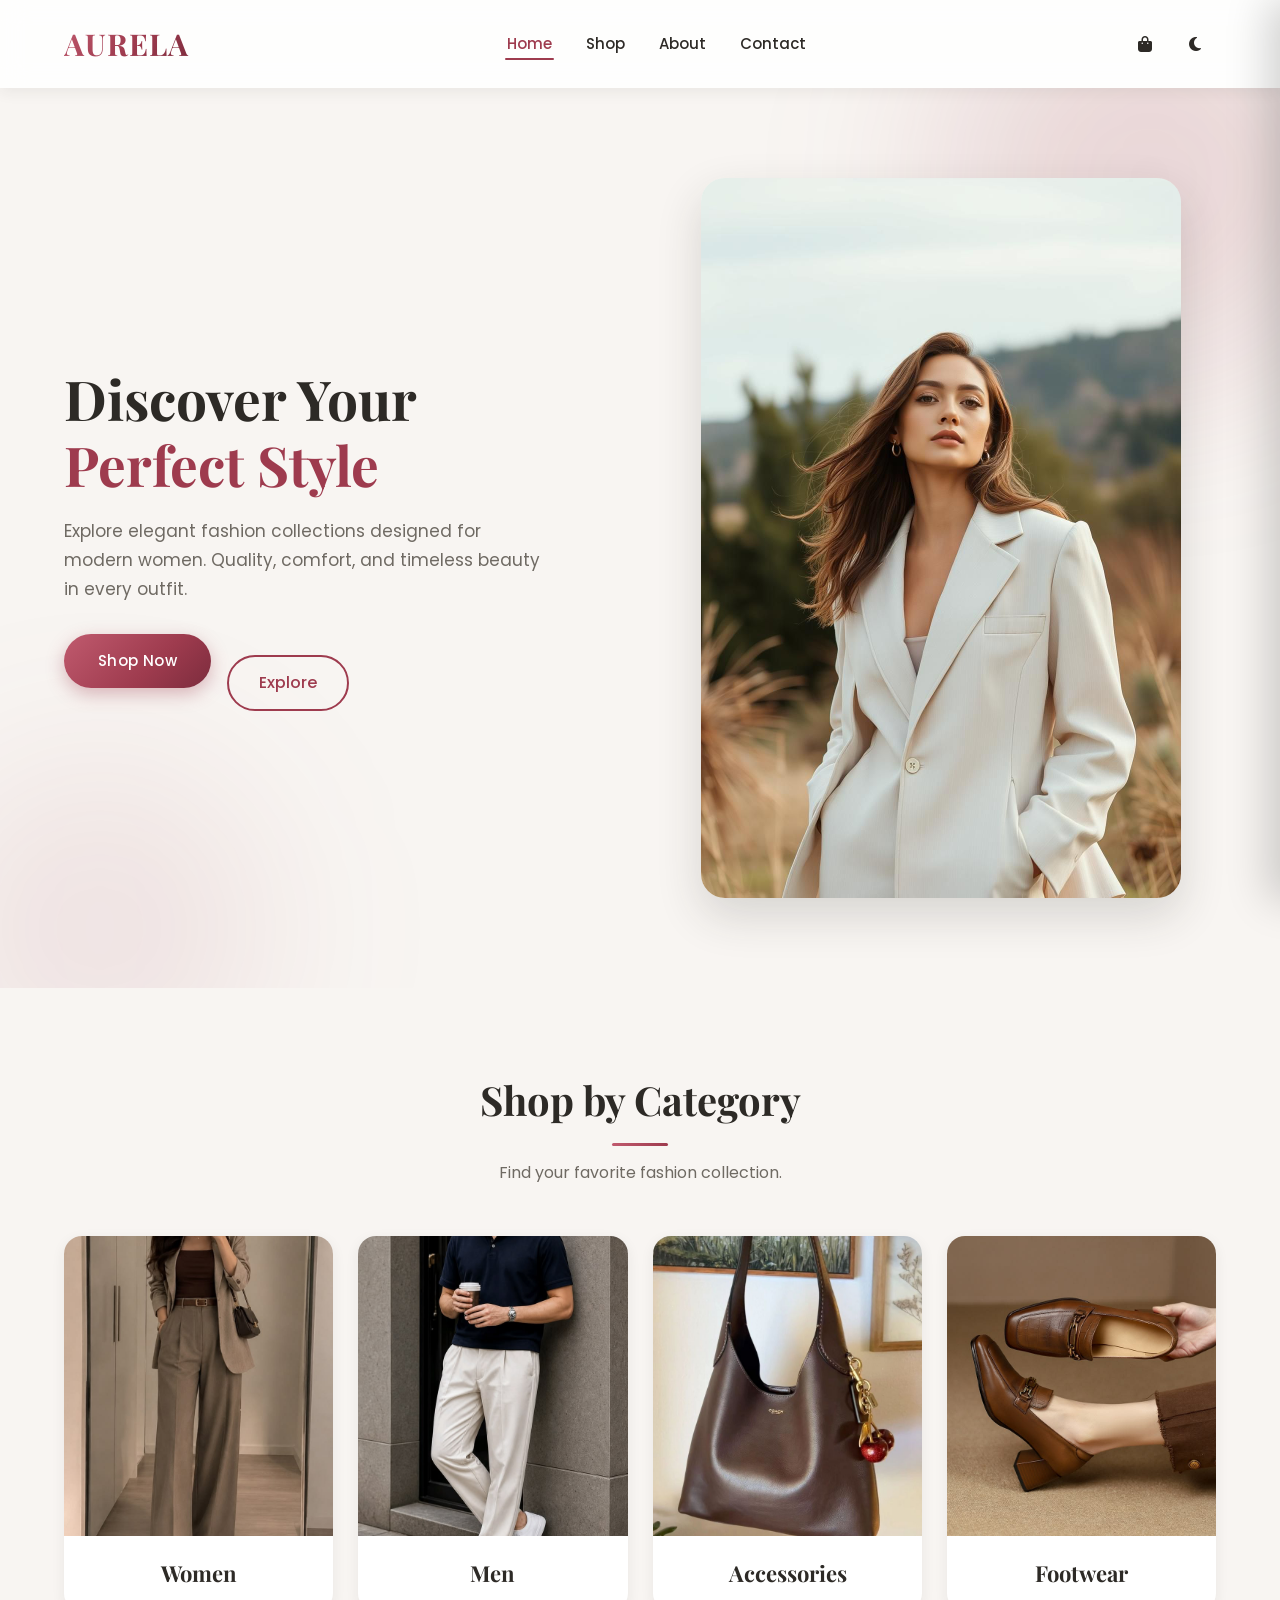
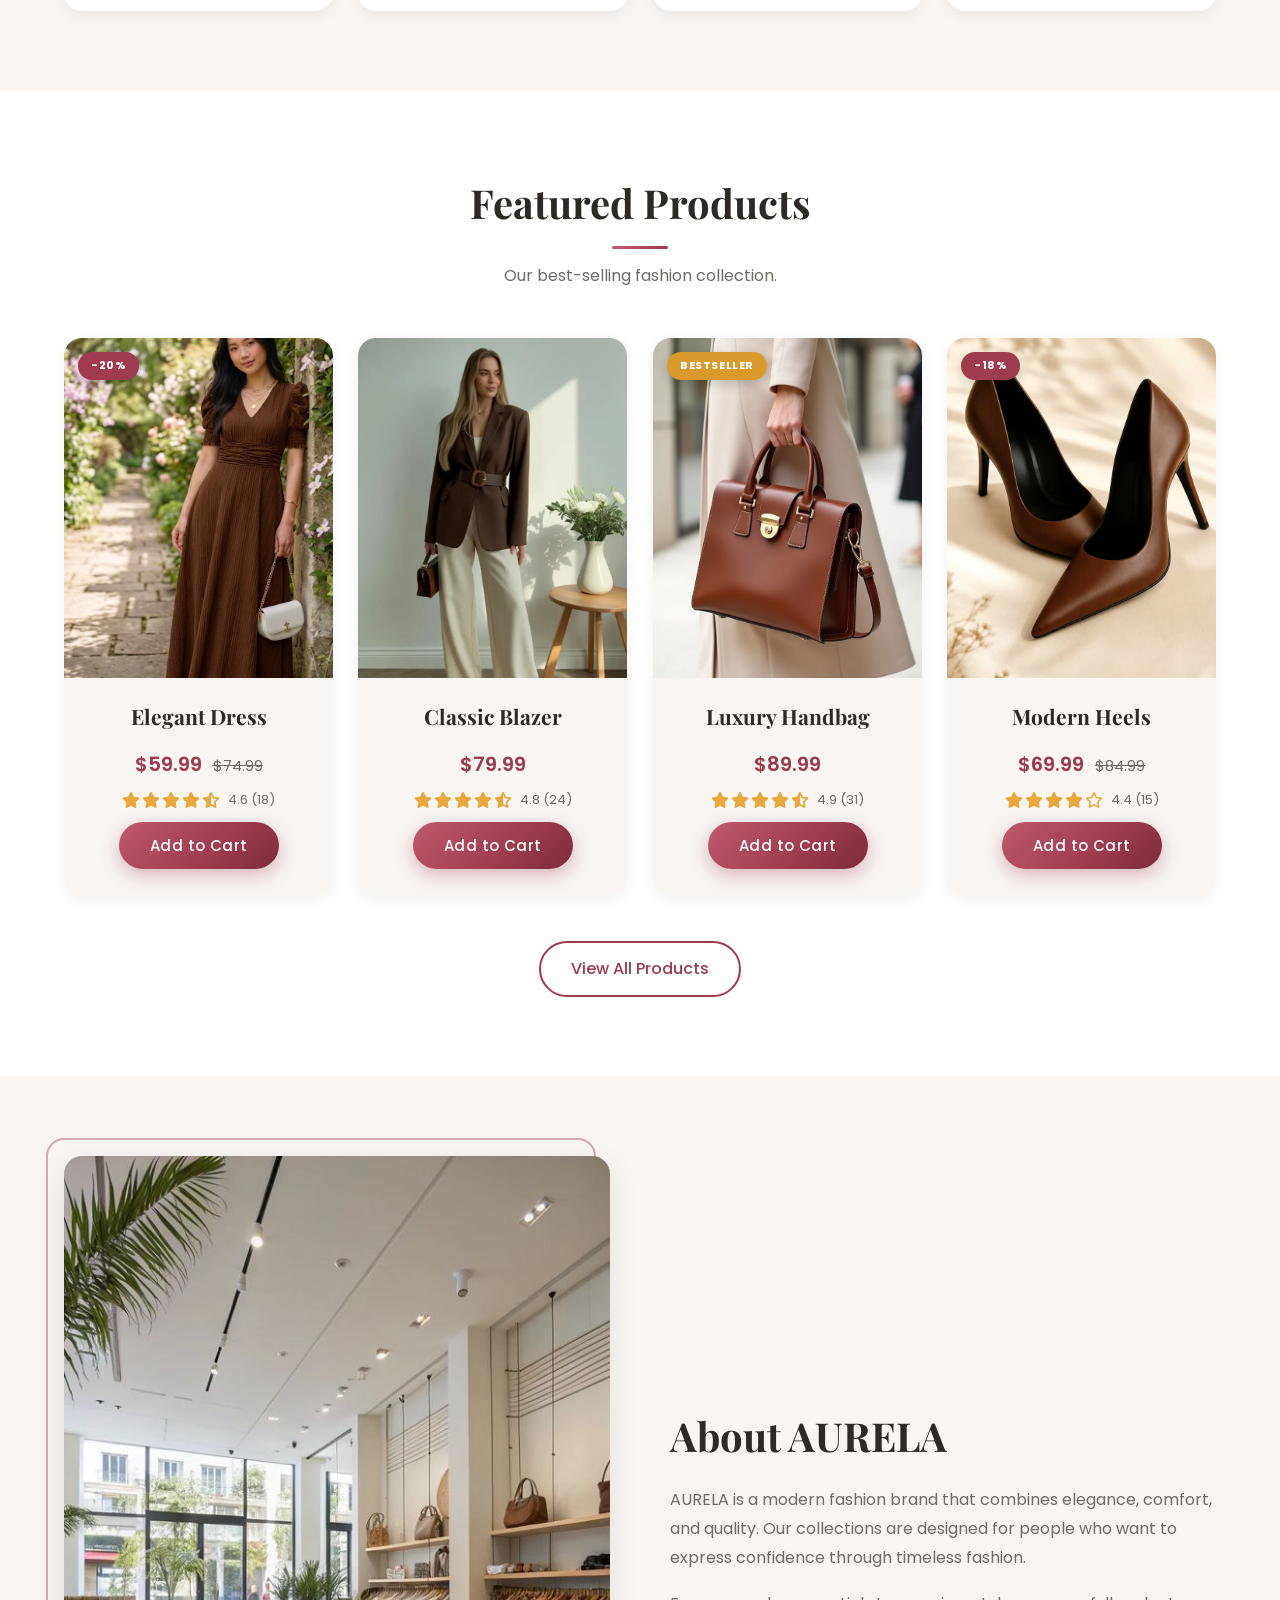
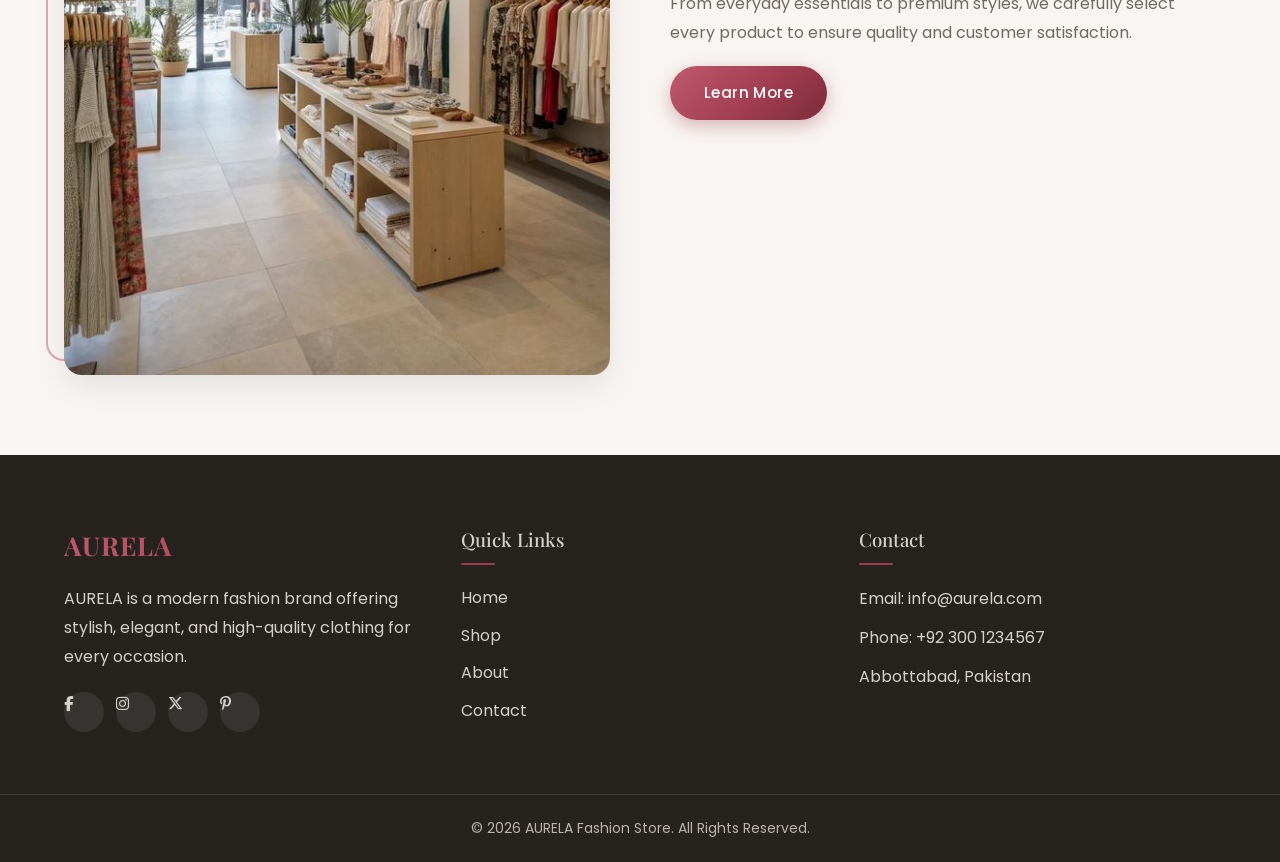
<file: index.html>
<!DOCTYPE html>
<html lang="en" class="no-js">

<head>

    <meta charset="UTF-8">

    <meta name="viewport" content="width=device-width, initial-scale=1.0">

    <title>AURELA Fashion Store</title>

    <meta name="description" content="AURELA — modern fashion for every occasion. Shop elegant dresses, outerwear, bags, and shoes with free shipping and 30-day returns.">
    <meta name="author" content="AURELA">
    <meta name="theme-color" content="#9E3B4E">
    <meta property="og:title" content="AURELA Fashion Store">
    <meta property="og:description" content="Modern fashion for every occasion — elegant dresses, outerwear, bags, and shoes.">
    <meta property="og:type" content="website">
    <meta property="og:image" content="images/hero.jpg">
    <meta property="og:url" content="https://mahnoorimranawan22.github.io/aurelia-fashion-store/">
    <meta name="twitter:card" content="summary_large_image">

    <!-- Favicon -->
    <link rel="icon" href="data:image/svg+xml,<svg xmlns='http://www.w3.org/2000/svg' viewBox='0 0 100 100'><circle cx='50' cy='50' r='48' fill='%239E3B4E'/><text x='50' y='70' font-size='56' text-anchor='middle' fill='white' font-family='Georgia, serif'>A</text></svg>">

    <!-- Theme init (avoids light/dark flash) -->
    <script>
        (function () {
            try {
                var t = localStorage.getItem('aurela-theme');
                if (!t) t = window.matchMedia && window.matchMedia('(prefers-color-scheme: dark)').matches ? 'dark' : 'light';
                document.documentElement.setAttribute('data-theme', t);
            } catch (e) {}
        })();
    </script>

    <!-- Google Fonts -->
    <link
        href="https://fonts.googleapis.com/css2?family=Playfair+Display:wght@500;700&family=Poppins:wght@300;400;500;600&display=swap"
        rel="stylesheet">

    <!-- Font Awesome -->
    <link rel="stylesheet" href="https://cdnjs.cloudflare.com/ajax/libs/font-awesome/6.5.2/css/all.min.css">

    <!-- CSS -->
    <link rel="stylesheet" href="style.css">

</head>

<body>

    <!-- ================= HEADER ================= -->

    <header>

        <div class="container">

            <nav class="navbar">

                <!-- Logo -->

                <a href="index.html" class="logo">

                    AURELA

                </a>

                <!-- Navigation -->

                <ul class="nav-links">

                    <li><a href="index.html" class="active">Home</a></li>

                    <li><a href="shop.html">Shop</a></li>

                    <li><a href="about.html">About</a></li>

                    <li><a href="contact.html">Contact</a></li>

                </ul>

                <!-- Header actions -->

                <div class="nav-actions">

                    <button class="cart-btn" id="cart-btn" aria-label="Open cart">

                        <i class="fas fa-shopping-bag"></i>

                        <span class="cart-count" id="cart-count">0</span>

                    </button>

                    <button class="theme-toggle" id="theme-toggle" aria-label="Toggle dark mode">

                        <i class="fas fa-moon" id="theme-icon"></i>

                    </button>

                    <button class="nav-toggle" aria-label="Toggle navigation" aria-expanded="false">

                        <span></span><span></span><span></span>

                    </button>

                </div>

            </nav>

        </div>

    </header>

    <!-- ================= HERO SECTION ================= -->

    <section class="hero">

        <div class="container hero-content">

            <!-- Left Side -->

            <div class="hero-text">

                <h1>
                    Discover Your
                    <span>Perfect Style</span>
                </h1>

                <p>
                    Explore elegant fashion collections designed for
                    modern women. Quality, comfort, and timeless beauty
                    in every outfit.
                </p>

                <a href="shop.html" class="btn">
                    Shop Now
                </a>

                <a href="about.html" class="btn-outline">
                    Explore
                </a>

            </div>

            <!-- Right Side -->

            <div class="hero-image">

                <img src="images/hero.jpg" alt="Fashion Model">

            </div>

        </div>

    </section>

    <!-- ================= CATEGORIES ================= -->

    <section class="categories">

        <div class="container">

            <div class="section-title reveal">

                <h2>Shop by Category</h2>

                <p>Find your favorite fashion collection.</p>

            </div>

            <div class="category-grid">

                <!-- Category 1 -->

                <div class="category-card reveal">

                    <img src="images/women.jpg" alt="Women Fashion" loading="lazy">

                    <h3>Women</h3>

                </div>

                <!-- Category 2 -->

                <div class="category-card reveal">

                    <img src="images/men.jpg" alt="Men Fashion" loading="lazy">

                    <h3>Men</h3>

                </div>

                <!-- Category 3 -->

                <div class="category-card reveal">

                    <img src="images/accessories.jpg" alt="Accessories" loading="lazy">

                    <h3>Accessories</h3>

                </div>

                <!-- Category 4 -->

                <div class="category-card reveal">

                    <img src="images/shoes.jpg" alt="Footwear" loading="lazy">

                    <h3>Footwear</h3>

                </div>

            </div>

        </div>

    </section>

    <!-- ================= FEATURED PRODUCTS ================= -->

    <section class="products">

        <div class="container">

            <div class="section-title reveal">

                <h2>Featured Products</h2>

                <p>Our best-selling fashion collection.</p>

            </div>

            <div class="product-grid">

                <!-- Product 1 -->

                <div class="product-card reveal">

                    <div class="card-badge badge-sale">-20%</div>

                    <a href="product.html?id=d1" class="card-link">

                        <img src="images/dress1.jpg" alt="Elegant Dress" loading="lazy">

                        <h3>Elegant Dress</h3>

                    </a>

                    <p class="price">$59.99 <del class="price-old">$74.99</del></p>

                    <div class="product-rating" data-rating="4.6" data-reviews="18"></div>

                    <button class="btn add-to-cart" data-id="d1" data-name="Elegant Dress" data-price="59.99" data-img="images/dress1.jpg">Add to Cart</button>

                </div>

                <!-- Product 2 -->

                <div class="product-card reveal">

                    <a href="product.html?id=d2" class="card-link">

                        <img src="images/dress2.jpg" alt="Classic Blazer" loading="lazy">

                        <h3>Classic Blazer</h3>

                    </a>

                    <p class="price">$79.99</p>

                    <div class="product-rating" data-rating="4.8" data-reviews="24"></div>

                    <button class="btn add-to-cart" data-id="d2" data-name="Classic Blazer" data-price="79.99" data-img="images/dress2.jpg">Add to Cart</button>

                </div>

                <!-- Product 3 -->

                <div class="product-card reveal">

                    <div class="card-badge badge-bestseller">Bestseller</div>

                    <a href="product.html?id=d3" class="card-link">

                        <img src="images/dress3.jpg" alt="Luxury Handbag" loading="lazy">

                        <h3>Luxury Handbag</h3>

                    </a>

                    <p class="price">$89.99</p>

                    <div class="product-rating" data-rating="4.9" data-reviews="31"></div>

                    <button class="btn add-to-cart" data-id="d3" data-name="Luxury Handbag" data-price="89.99" data-img="images/dress3.jpg">Add to Cart</button>

                </div>

                <!-- Product 4 -->

                <div class="product-card reveal">

                    <div class="card-badge badge-sale">-18%</div>

                    <a href="product.html?id=d4" class="card-link">

                        <img src="images/dress4.jpg" alt="Modern Heels" loading="lazy">

                        <h3>Modern Heels</h3>

                    </a>

                    <p class="price">$69.99 <del class="price-old">$84.99</del></p>

                    <div class="product-rating" data-rating="4.4" data-reviews="15"></div>

                    <button class="btn add-to-cart" data-id="d4" data-name="Modern Heels" data-price="69.99" data-img="images/dress4.jpg">Add to Cart</button>

                </div>

            </div>

            <div class="view-all reveal">

                <a href="shop.html" class="btn-outline">View All Products</a>

            </div>

        </div>

    </section>

    <!-- ================= ABOUT ================= -->

    <section class="about">

        <div class="container about-container">

            <!-- Image -->

            <div class="about-image reveal reveal-left">

                <img src="images/about.jpg" alt="About AURELA" loading="lazy">

            </div>

            <!-- Content -->

            <div class="about-content reveal reveal-right">

                <h2>About AURELA</h2>

                <p>
                    AURELA is a modern fashion brand that combines elegance,
                    comfort, and quality. Our collections are designed for people
                    who want to express confidence through timeless fashion.
                </p>

                <p>
                    From everyday essentials to premium styles, we carefully
                    select every product to ensure quality and customer
                    satisfaction.
                </p>

                <a href="about.html" class="btn">
                    Learn More
                </a>

            </div>

        </div>

    </section>

    <!-- ================= FOOTER ================= -->

    <footer>

        <div class="container footer-container">

            <!-- Brand -->

            <div class="footer-box">

                <h2>AURELA</h2>

                <p>
                    AURELA is a modern fashion brand offering stylish,
                    elegant, and high-quality clothing for every occasion.
                </p>

                <ul class="socials">

                    <li><a href="#" aria-label="Facebook"><i class="fab fa-facebook-f"></i></a></li>

                    <li><a href="#" aria-label="Instagram"><i class="fab fa-instagram"></i></a></li>

                    <li><a href="#" aria-label="X (Twitter)"><i class="fab fa-x-twitter"></i></a></li>

                    <li><a href="#" aria-label="Pinterest"><i class="fab fa-pinterest-p"></i></a></li>

                </ul>

            </div>

            <!-- Quick Links -->

            <div class="footer-box">

                <h3>Quick Links</h3>

                <ul>

                    <li><a href="index.html">Home</a></li>

                    <li><a href="shop.html">Shop</a></li>

                    <li><a href="about.html">About</a></li>

                    <li><a href="contact.html">Contact</a></li>

                </ul>

            </div>

            <!-- Contact -->

            <div class="footer-box">

                <h3>Contact</h3>

                <p>Email: info@aurela.com</p>

                <p>Phone: +92 300 1234567</p>

                <p>Abbottabad, Pakistan</p>

            </div>

        </div>

        <div class="footer-bottom">

            <p>
                © 2026 AURELA Fashion Store. All Rights Reserved.
            </p>

        </div>

    </footer>

    <!-- ================= CART ================= -->

    <div class="cart-overlay" id="cart-overlay"></div>

    <aside class="cart-drawer" id="cart-drawer" aria-hidden="true">

        <div class="cart-header">

            <h3>Your Cart</h3>

            <button class="cart-close" id="cart-close" aria-label="Close cart"><i class="fas fa-times"></i></button>

        </div>

        <div class="cart-items" id="cart-items"></div>

        <div class="cart-footer">

            <div class="cart-total">
                <span>Total</span>
                <span id="cart-total">$0.00</span>
            </div>

            <button class="btn" id="cart-checkout">Checkout</button>

        </div>

    </aside>

    <!-- Checkout modal -->

    <div class="checkout-modal" id="checkout-modal">

        <div class="checkout-overlay"></div>

        <div class="checkout-box" id="checkout-box">

            <button class="checkout-close" id="checkout-close" aria-label="Close checkout"><i class="fas fa-times"></i></button>

            <h3>Checkout</h3>

            <p>Almost done — enter your details to place the order.</p>

            <form id="checkout-form">

                <input type="text" name="name" placeholder="Full Name" required>

                <input type="email" name="email" placeholder="Email Address" required>

                <input type="text" name="address" placeholder="Shipping Address" required>

                <button type="submit" class="btn">Place Order</button>

            </form>

        </div>

    </div>

    <!-- Toast -->

    <div class="toast" id="toast"></div>

    <!-- Back to top -->

    <button id="back-to-top" aria-label="Back to top">

        <i class="fas fa-arrow-up"></i>

    </button>

    <!-- JS -->

    <script src="script.js" defer></script>
    <script src="cart.js" defer></script>

</body>

</html>
</file>
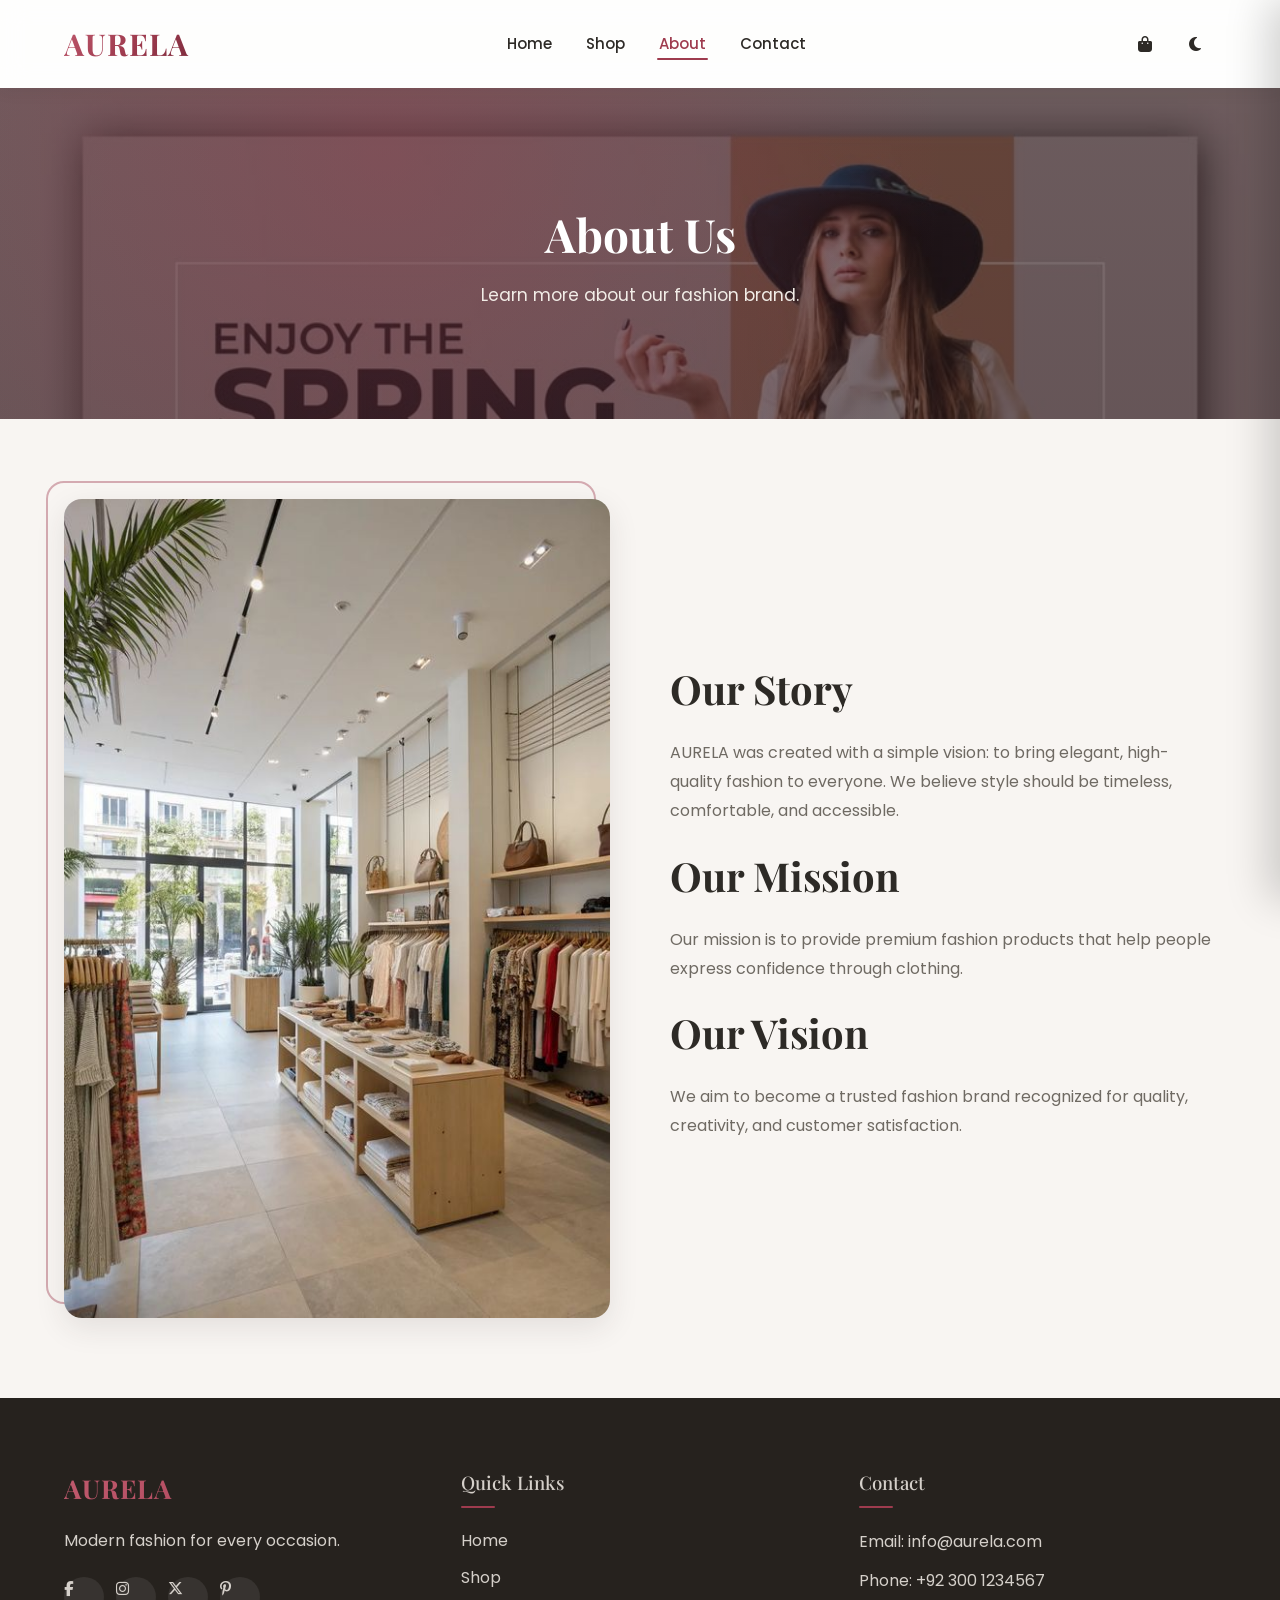
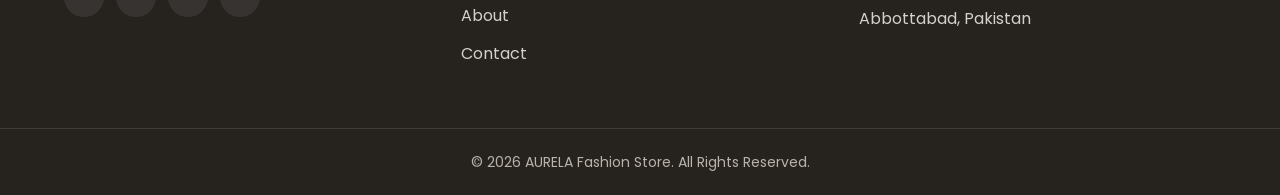
<file: about.html>
<!DOCTYPE html>
<html lang="en" class="no-js">

<head>

    <meta charset="UTF-8">

    <meta name="viewport" content="width=device-width, initial-scale=1.0">

    <title>About | AURELA Fashion Store</title>

    <meta name="description" content="Learn the story behind AURELA — a modern fashion brand built on elegance, comfort, and quality.">
    <meta name="author" content="AURELA">
    <meta name="theme-color" content="#9E3B4E">
    <meta property="og:title" content="About | AURELA Fashion Store">
    <meta property="og:description" content="Learn the story behind AURELA — a modern fashion brand built on elegance, comfort, and quality.">
    <meta property="og:type" content="website">
    <meta property="og:image" content="images/about.jpg">
    <meta property="og:url" content="https://mahnoorimranawan22.github.io/aurelia-fashion-store/about.html">
    <meta name="twitter:card" content="summary_large_image">

    <!-- Favicon -->
    <link rel="icon" href="data:image/svg+xml,<svg xmlns='http://www.w3.org/2000/svg' viewBox='0 0 100 100'><circle cx='50' cy='50' r='48' fill='%239E3B4E'/><text x='50' y='70' font-size='56' text-anchor='middle' fill='white' font-family='Georgia, serif'>A</text></svg>">

    <!-- Theme init (avoids light/dark flash) -->
    <script>
        (function () {
            try {
                var t = localStorage.getItem('aurela-theme');
                if (!t) t = window.matchMedia && window.matchMedia('(prefers-color-scheme: dark)').matches ? 'dark' : 'light';
                document.documentElement.setAttribute('data-theme', t);
            } catch (e) {}
        })();
    </script>

    <!-- Google Fonts -->
    <link
        href="https://fonts.googleapis.com/css2?family=Playfair+Display:wght@500;700&family=Poppins:wght@300;400;500;600&display=swap"
        rel="stylesheet">

    <!-- Font Awesome -->
    <link rel="stylesheet" href="https://cdnjs.cloudflare.com/ajax/libs/font-awesome/6.5.2/css/all.min.css">

    <!-- CSS -->
    <link rel="stylesheet" href="style.css">

</head>

<body>

    <!-- ================= HEADER ================= -->

    <header>

        <div class="container">

            <nav class="navbar">

                <a href="index.html" class="logo">AURELA</a>

                <ul class="nav-links">

                    <li><a href="index.html">Home</a></li>
                    <li><a href="shop.html">Shop</a></li>
                    <li><a href="about.html" class="active">About</a></li>
                    <li><a href="contact.html">Contact</a></li>

                </ul>

                <div class="nav-actions">

                    <button class="cart-btn" id="cart-btn" aria-label="Open cart">

                        <i class="fas fa-shopping-bag"></i>

                        <span class="cart-count" id="cart-count">0</span>

                    </button>

                    <button class="theme-toggle" id="theme-toggle" aria-label="Toggle dark mode">

                        <i class="fas fa-moon" id="theme-icon"></i>

                    </button>

                    <button class="nav-toggle" aria-label="Toggle navigation" aria-expanded="false">

                        <span></span><span></span><span></span>

                    </button>

                </div>

            </nav>

        </div>

    </header>

    <!-- ================= PAGE BANNER ================= -->

    <section class="page-banner">

        <div class="container">

            <h1>About Us</h1>

            <p>Learn more about our fashion brand.</p>

        </div>

    </section>

    <!-- ================= ABOUT ================= -->

    <section class="about">

        <div class="container about-container">

            <div class="about-image reveal reveal-left">

                <img src="images/about.jpg" alt="About AURELA" loading="lazy">

            </div>

            <div class="about-content reveal reveal-right">

                <h2>Our Story</h2>

                <p>
                    AURELA was created with a simple vision:
                    to bring elegant, high-quality fashion to everyone.
                    We believe style should be timeless, comfortable,
                    and accessible.
                </p>

                <h2>Our Mission</h2>

                <p>
                    Our mission is to provide premium fashion products
                    that help people express confidence through clothing.
                </p>

                <h2>Our Vision</h2>

                <p>
                    We aim to become a trusted fashion brand recognized
                    for quality, creativity, and customer satisfaction.
                </p>

            </div>

        </div>

    </section>

    <!-- ================= FOOTER ================= -->

    <footer>

        <div class="container footer-container">

            <div class="footer-box">

                <h2>AURELA</h2>

                <p>
                    Modern fashion for every occasion.
                </p>

                <ul class="socials">

                    <li><a href="#" aria-label="Facebook"><i class="fab fa-facebook-f"></i></a></li>

                    <li><a href="#" aria-label="Instagram"><i class="fab fa-instagram"></i></a></li>

                    <li><a href="#" aria-label="X (Twitter)"><i class="fab fa-x-twitter"></i></a></li>

                    <li><a href="#" aria-label="Pinterest"><i class="fab fa-pinterest-p"></i></a></li>

                </ul>

            </div>

            <div class="footer-box">

                <h3>Quick Links</h3>

                <ul>

                    <li><a href="index.html">Home</a></li>
                    <li><a href="shop.html">Shop</a></li>
                    <li><a href="about.html">About</a></li>
                    <li><a href="contact.html">Contact</a></li>

                </ul>

            </div>

            <div class="footer-box">

                <h3>Contact</h3>

                <p>Email: info@aurela.com</p>

                <p>Phone: +92 300 1234567</p>

                <p>Abbottabad, Pakistan</p>

            </div>

        </div>

        <div class="footer-bottom">

            <p>
                © 2026 AURELA Fashion Store. All Rights Reserved.
            </p>

        </div>

    </footer>

    <!-- ================= CART ================= -->

    <div class="cart-overlay" id="cart-overlay"></div>

    <aside class="cart-drawer" id="cart-drawer" aria-hidden="true">

        <div class="cart-header">

            <h3>Your Cart</h3>

            <button class="cart-close" id="cart-close" aria-label="Close cart"><i class="fas fa-times"></i></button>

        </div>

        <div class="cart-items" id="cart-items"></div>

        <div class="cart-footer">

            <div class="cart-total">
                <span>Total</span>
                <span id="cart-total">$0.00</span>
            </div>

            <button class="btn" id="cart-checkout">Checkout</button>

        </div>

    </aside>

    <!-- Checkout modal -->

    <div class="checkout-modal" id="checkout-modal">

        <div class="checkout-overlay"></div>

        <div class="checkout-box" id="checkout-box">

            <button class="checkout-close" id="checkout-close" aria-label="Close checkout"><i class="fas fa-times"></i></button>

            <h3>Checkout</h3>

            <p>Almost done — enter your details to place the order.</p>

            <form id="checkout-form">

                <input type="text" name="name" placeholder="Full Name" required>

                <input type="email" name="email" placeholder="Email Address" required>

                <input type="text" name="address" placeholder="Shipping Address" required>

                <button type="submit" class="btn">Place Order</button>

            </form>

        </div>

    </div>

    <!-- Toast -->

    <div class="toast" id="toast"></div>

    <!-- Back to top -->

    <button id="back-to-top" aria-label="Back to top">

        <i class="fas fa-arrow-up"></i>

    </button>

    <!-- JS -->

    <script src="script.js" defer></script>
    <script src="cart.js" defer></script>

</body>

</html>
</file>
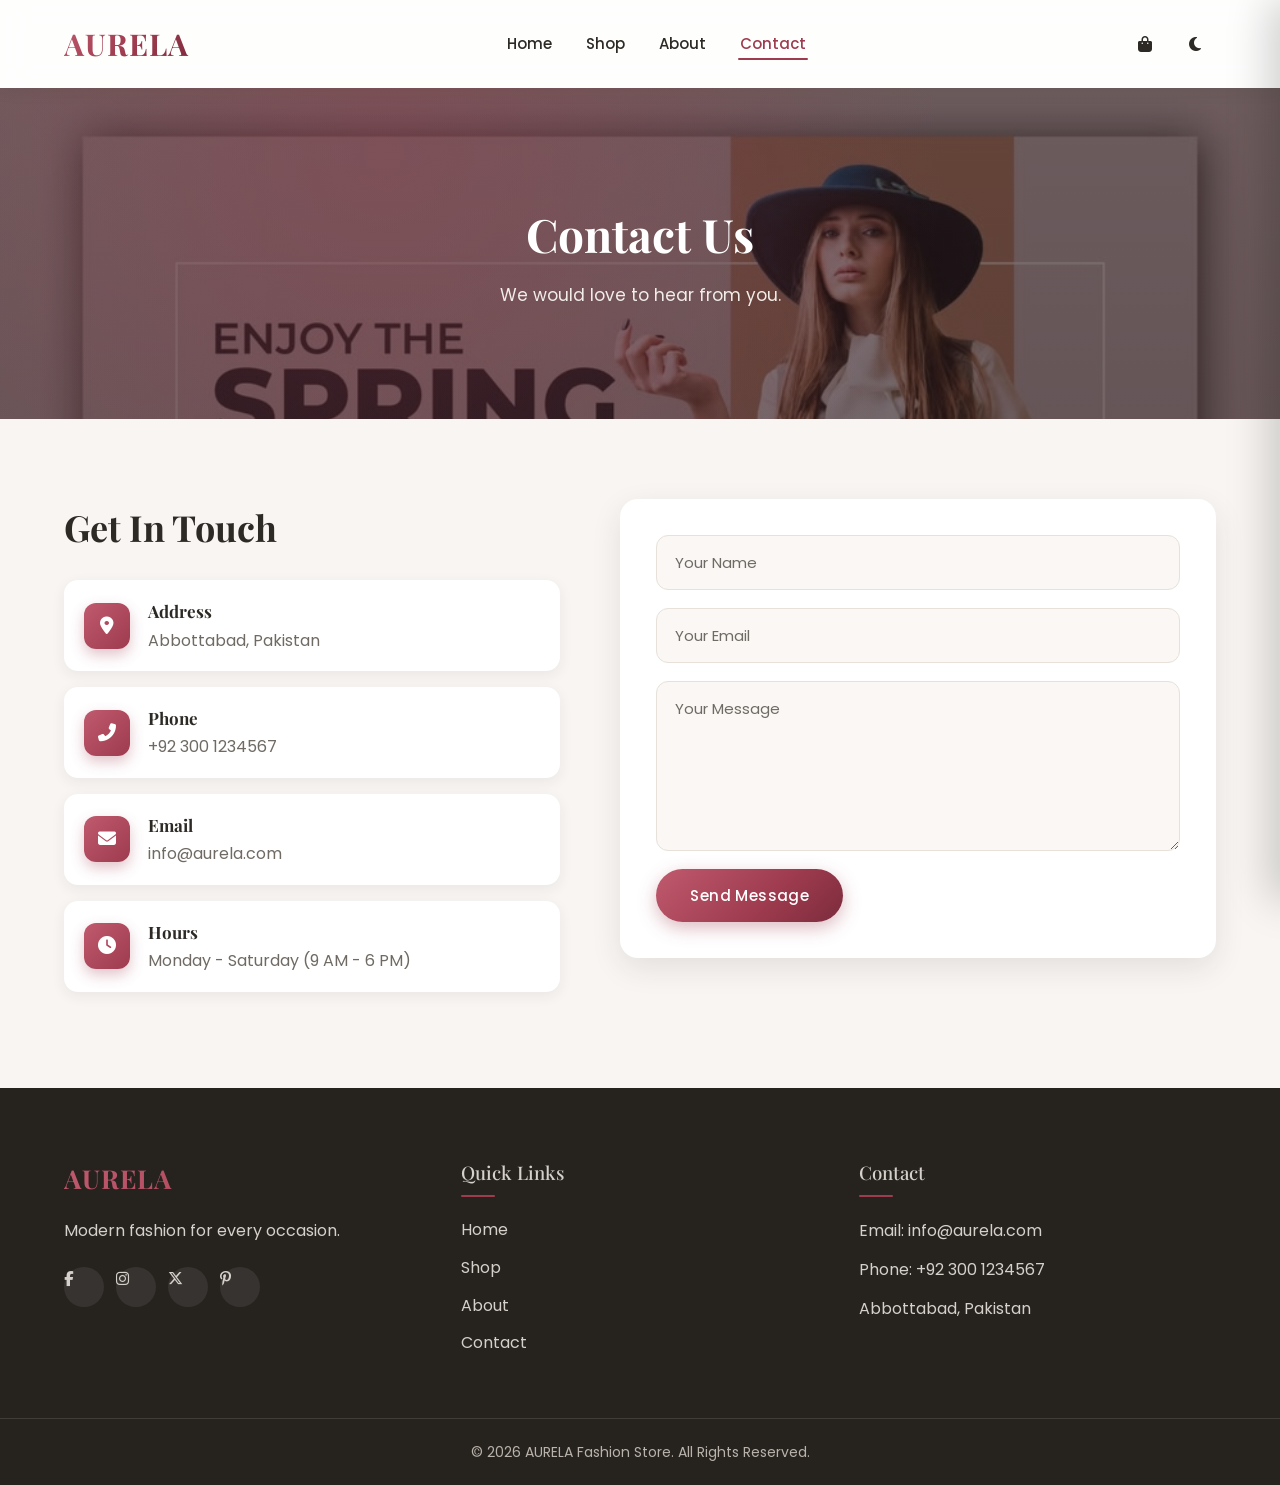
<file: contact.html>
<!DOCTYPE html>
<html lang="en" class="no-js">

<head>

    <meta charset="UTF-8">

    <meta name="viewport" content="width=device-width, initial-scale=1.0">

    <title>Contact | AURELA Fashion Store</title>

    <meta name="description" content="Get in touch with AURELA — we would love to hear from you. Email, phone, or visit us in Abbottabad, Pakistan.">
    <meta name="author" content="AURELA">
    <meta name="theme-color" content="#9E3B4E">
    <meta property="og:title" content="Contact | AURELA Fashion Store">
    <meta property="og:description" content="Get in touch with AURELA — we would love to hear from you.">
    <meta property="og:type" content="website">
    <meta property="og:image" content="images/hero.jpg">
    <meta property="og:url" content="https://mahnoorimranawan22.github.io/aurelia-fashion-store/contact.html">
    <meta name="twitter:card" content="summary_large_image">

    <!-- Favicon -->
    <link rel="icon" href="data:image/svg+xml,<svg xmlns='http://www.w3.org/2000/svg' viewBox='0 0 100 100'><circle cx='50' cy='50' r='48' fill='%239E3B4E'/><text x='50' y='70' font-size='56' text-anchor='middle' fill='white' font-family='Georgia, serif'>A</text></svg>">

    <!-- Theme init (avoids light/dark flash) -->
    <script>
        (function () {
            try {
                var t = localStorage.getItem('aurela-theme');
                if (!t) t = window.matchMedia && window.matchMedia('(prefers-color-scheme: dark)').matches ? 'dark' : 'light';
                document.documentElement.setAttribute('data-theme', t);
            } catch (e) {}
        })();
    </script>

    <!-- Google Fonts -->
    <link
        href="https://fonts.googleapis.com/css2?family=Playfair+Display:wght@500;700&family=Poppins:wght@300;400;500;600&display=swap"
        rel="stylesheet">

    <!-- Font Awesome -->
    <link rel="stylesheet" href="https://cdnjs.cloudflare.com/ajax/libs/font-awesome/6.5.2/css/all.min.css">

    <!-- CSS -->
    <link rel="stylesheet" href="style.css">

</head>

<body>

    <!-- ================= HEADER ================= -->

    <header>

        <div class="container">

            <nav class="navbar">

                <a href="index.html" class="logo">AURELA</a>

                <ul class="nav-links">

                    <li><a href="index.html">Home</a></li>
                    <li><a href="shop.html">Shop</a></li>
                    <li><a href="about.html">About</a></li>
                    <li><a href="contact.html" class="active">Contact</a></li>

                </ul>

                <div class="nav-actions">

                    <button class="cart-btn" id="cart-btn" aria-label="Open cart">

                        <i class="fas fa-shopping-bag"></i>

                        <span class="cart-count" id="cart-count">0</span>

                    </button>

                    <button class="theme-toggle" id="theme-toggle" aria-label="Toggle dark mode">

                        <i class="fas fa-moon" id="theme-icon"></i>

                    </button>

                    <button class="nav-toggle" aria-label="Toggle navigation" aria-expanded="false">

                        <span></span><span></span><span></span>

                    </button>

                </div>

            </nav>

        </div>

    </header>

    <!-- ================= PAGE BANNER ================= -->

    <section class="page-banner">

        <div class="container">

            <h1>Contact Us</h1>

            <p>We would love to hear from you.</p>

        </div>

    </section>

    <!-- ================= CONTACT ================= -->

    <section class="contact">

        <div class="container contact-container">

            <!-- Contact Details -->

            <div class="contact-info reveal reveal-left">

                <h2>Get In Touch</h2>

                <div class="contact-item">

                    <i class="fas fa-map-marker-alt"></i>

                    <div>
                        <h4>Address</h4>
                        <p>Abbottabad, Pakistan</p>
                    </div>

                </div>

                <div class="contact-item">

                    <i class="fas fa-phone-alt"></i>

                    <div>
                        <h4>Phone</h4>
                        <p>+92 300 1234567</p>
                    </div>

                </div>

                <div class="contact-item">

                    <i class="fas fa-envelope"></i>

                    <div>
                        <h4>Email</h4>
                        <p>info@aurela.com</p>
                    </div>

                </div>

                <div class="contact-item">

                    <i class="fas fa-clock"></i>

                    <div>
                        <h4>Hours</h4>
                        <p>Monday - Saturday (9 AM - 6 PM)</p>
                    </div>

                </div>

            </div>

            <!-- Contact Form -->

            <div class="contact-form reveal reveal-right">

                <form>

                    <input type="text" placeholder="Your Name" required>

                    <input type="email" placeholder="Your Email" required>

                    <textarea rows="6" placeholder="Your Message" required></textarea>

                    <button type="submit" class="btn">

                        Send Message

                    </button>

                </form>

            </div>

        </div>

    </section>

    <!-- ================= FOOTER ================= -->

    <footer>

        <div class="container footer-container">

            <div class="footer-box">

                <h2>AURELA</h2>

                <p>
                    Modern fashion for every occasion.
                </p>

                <ul class="socials">

                    <li><a href="#" aria-label="Facebook"><i class="fab fa-facebook-f"></i></a></li>

                    <li><a href="#" aria-label="Instagram"><i class="fab fa-instagram"></i></a></li>

                    <li><a href="#" aria-label="X (Twitter)"><i class="fab fa-x-twitter"></i></a></li>

                    <li><a href="#" aria-label="Pinterest"><i class="fab fa-pinterest-p"></i></a></li>

                </ul>

            </div>

            <div class="footer-box">

                <h3>Quick Links</h3>

                <ul>

                    <li><a href="index.html">Home</a></li>
                    <li><a href="shop.html">Shop</a></li>
                    <li><a href="about.html">About</a></li>
                    <li><a href="contact.html">Contact</a></li>

                </ul>

            </div>

            <div class="footer-box">

                <h3>Contact</h3>

                <p>Email: info@aurela.com</p>

                <p>Phone: +92 300 1234567</p>

                <p>Abbottabad, Pakistan</p>

            </div>

        </div>

        <div class="footer-bottom">

            <p>
                © 2026 AURELA Fashion Store. All Rights Reserved.
            </p>

        </div>

    </footer>

    <!-- ================= CART ================= -->

    <div class="cart-overlay" id="cart-overlay"></div>

    <aside class="cart-drawer" id="cart-drawer" aria-hidden="true">

        <div class="cart-header">

            <h3>Your Cart</h3>

            <button class="cart-close" id="cart-close" aria-label="Close cart"><i class="fas fa-times"></i></button>

        </div>

        <div class="cart-items" id="cart-items"></div>

        <div class="cart-footer">

            <div class="cart-total">
                <span>Total</span>
                <span id="cart-total">$0.00</span>
            </div>

            <button class="btn" id="cart-checkout">Checkout</button>

        </div>

    </aside>

    <!-- Checkout modal -->

    <div class="checkout-modal" id="checkout-modal">

        <div class="checkout-overlay"></div>

        <div class="checkout-box" id="checkout-box">

            <button class="checkout-close" id="checkout-close" aria-label="Close checkout"><i class="fas fa-times"></i></button>

            <h3>Checkout</h3>

            <p>Almost done — enter your details to place the order.</p>

            <form id="checkout-form">

                <input type="text" name="name" placeholder="Full Name" required>

                <input type="email" name="email" placeholder="Email Address" required>

                <input type="text" name="address" placeholder="Shipping Address" required>

                <button type="submit" class="btn">Place Order</button>

            </form>

        </div>

    </div>

    <!-- Toast -->

    <div class="toast" id="toast"></div>

    <!-- Back to top -->

    <button id="back-to-top" aria-label="Back to top">

        <i class="fas fa-arrow-up"></i>

    </button>

    <!-- JS -->

    <script src="script.js" defer></script>
    <script src="cart.js" defer></script>

</body>

</html>
</file>
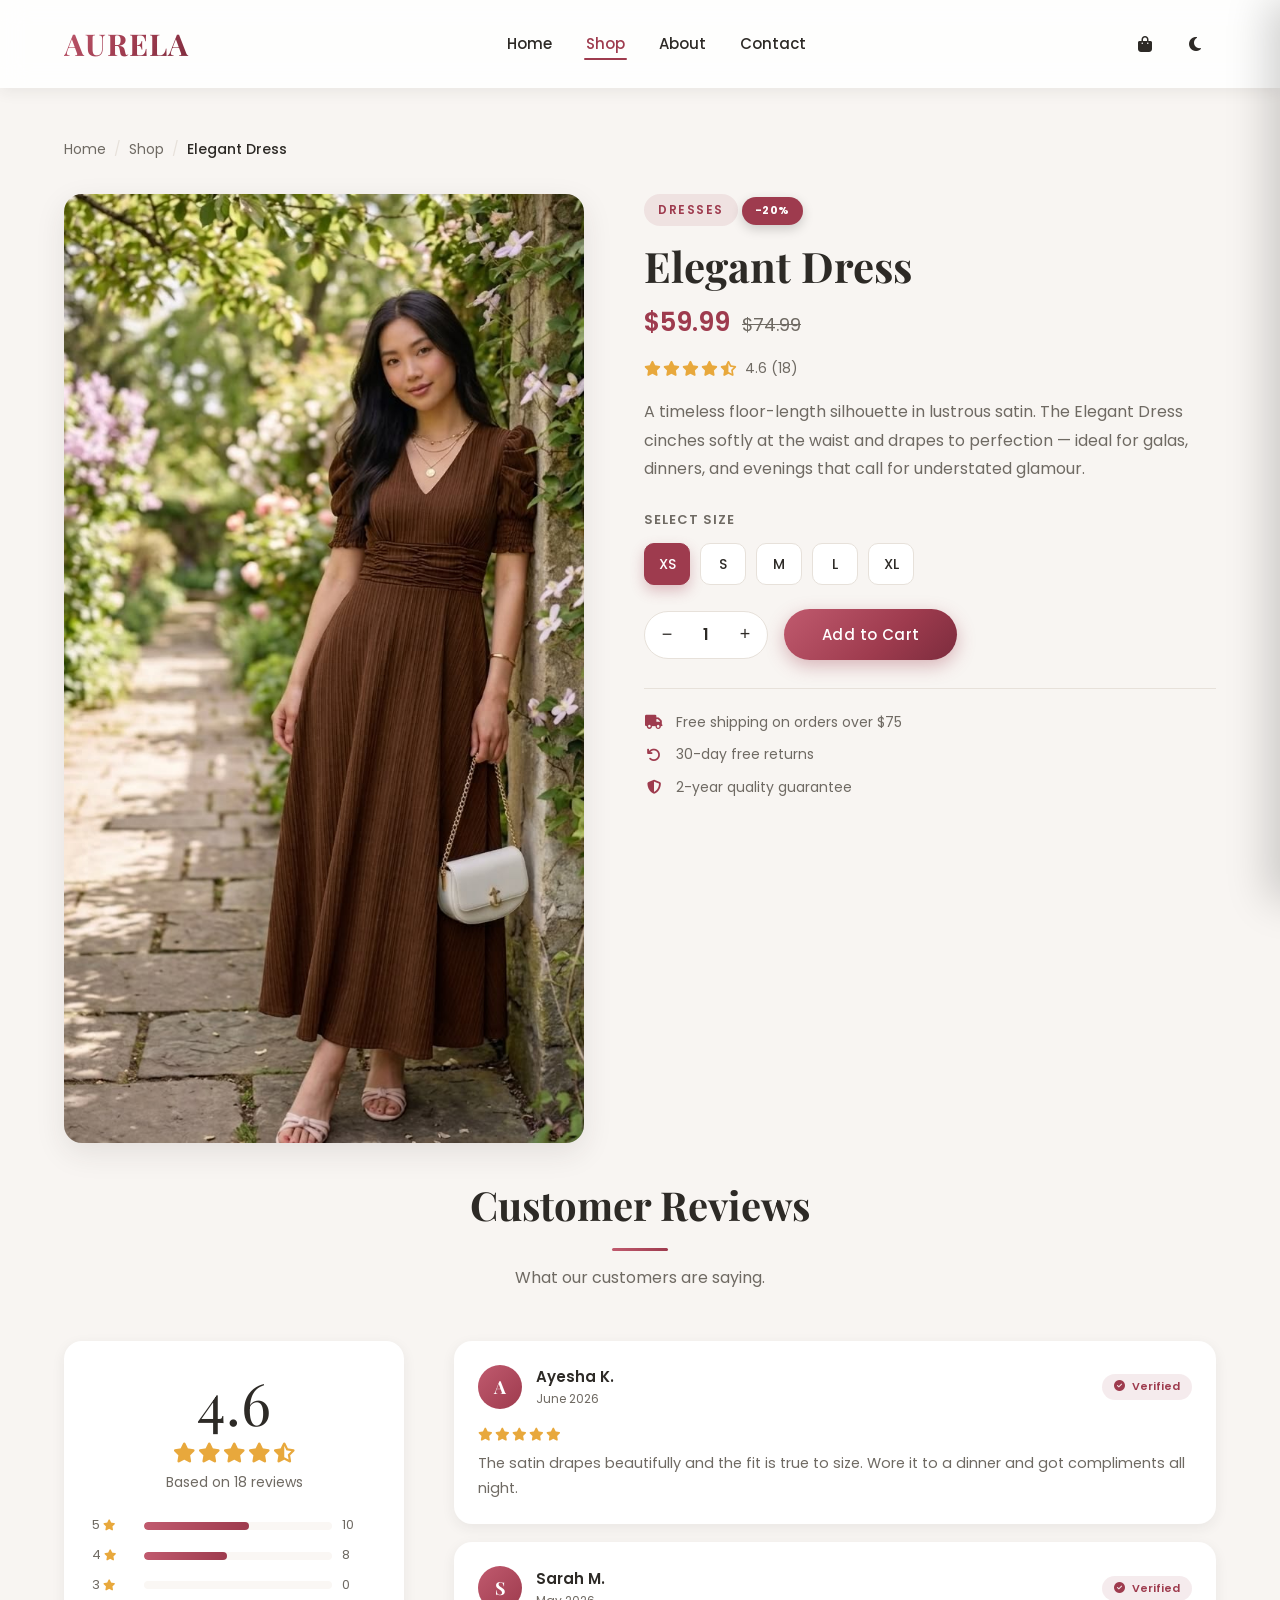
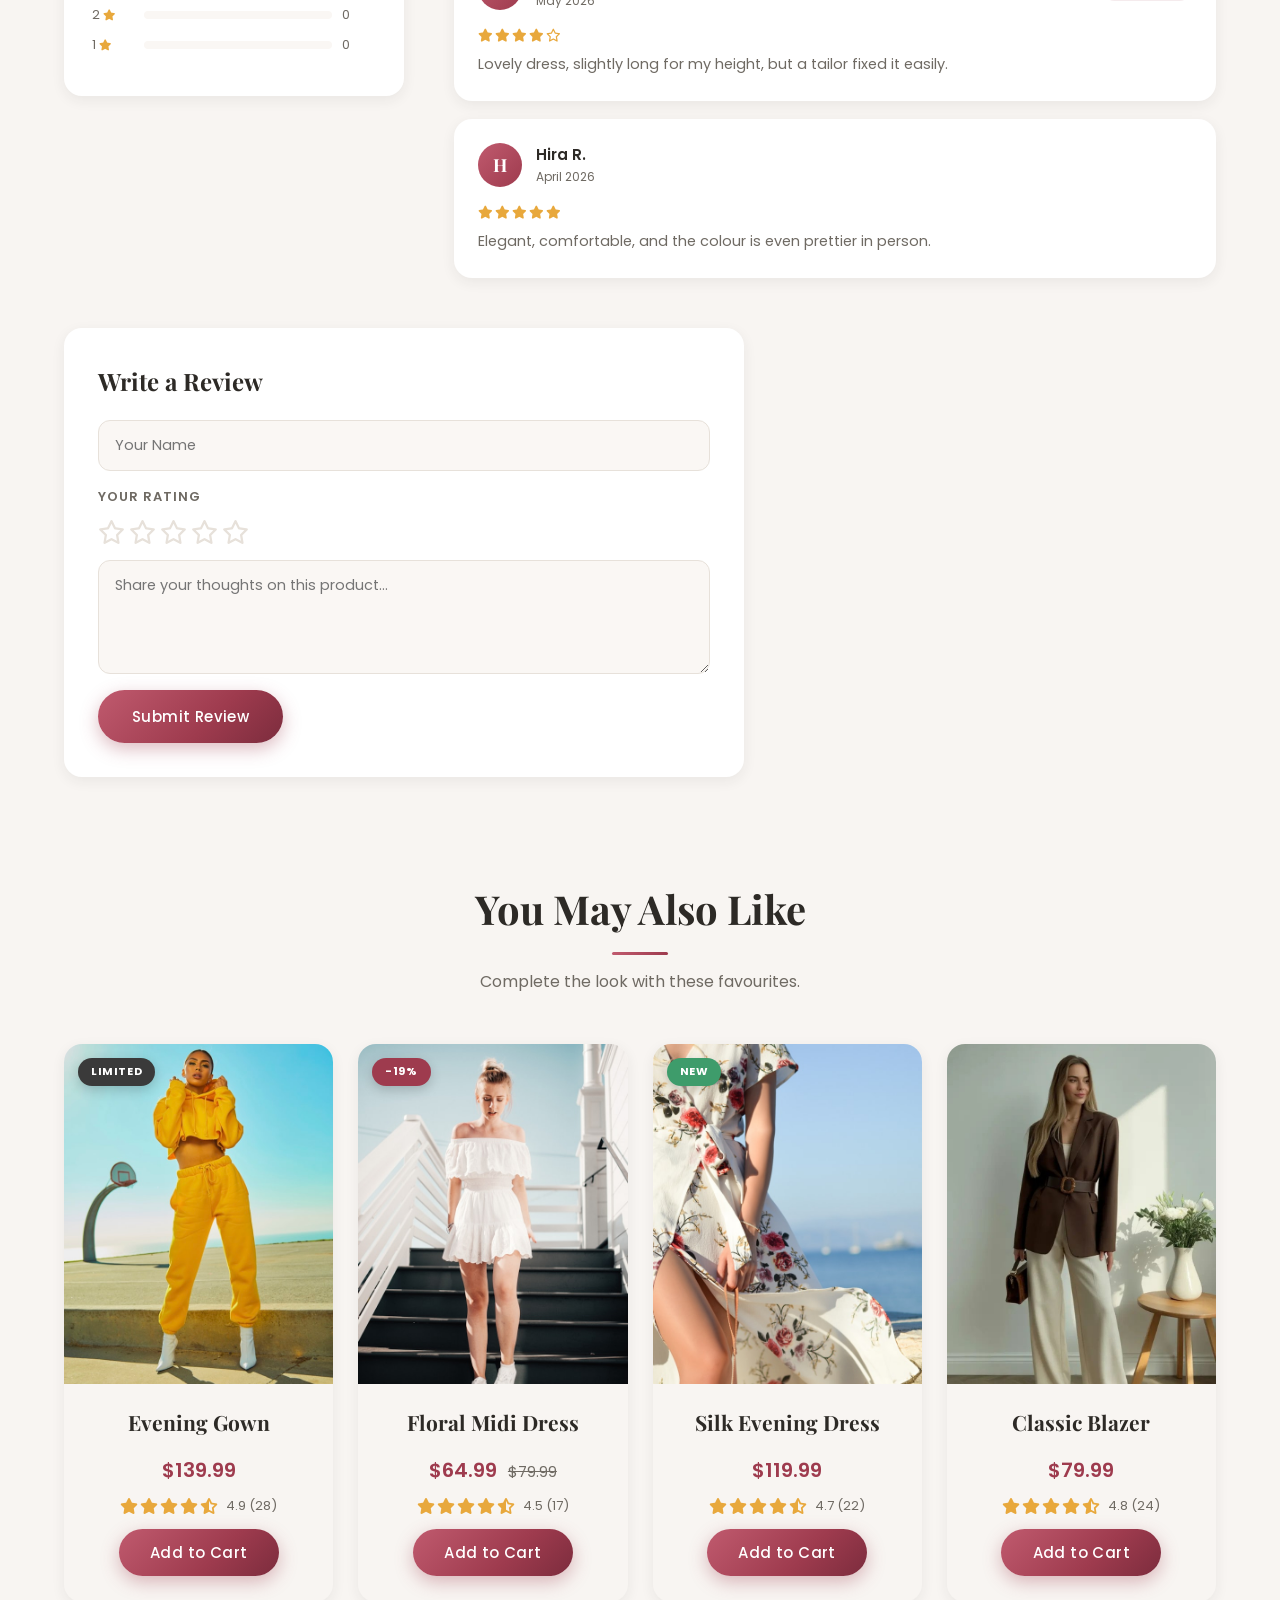
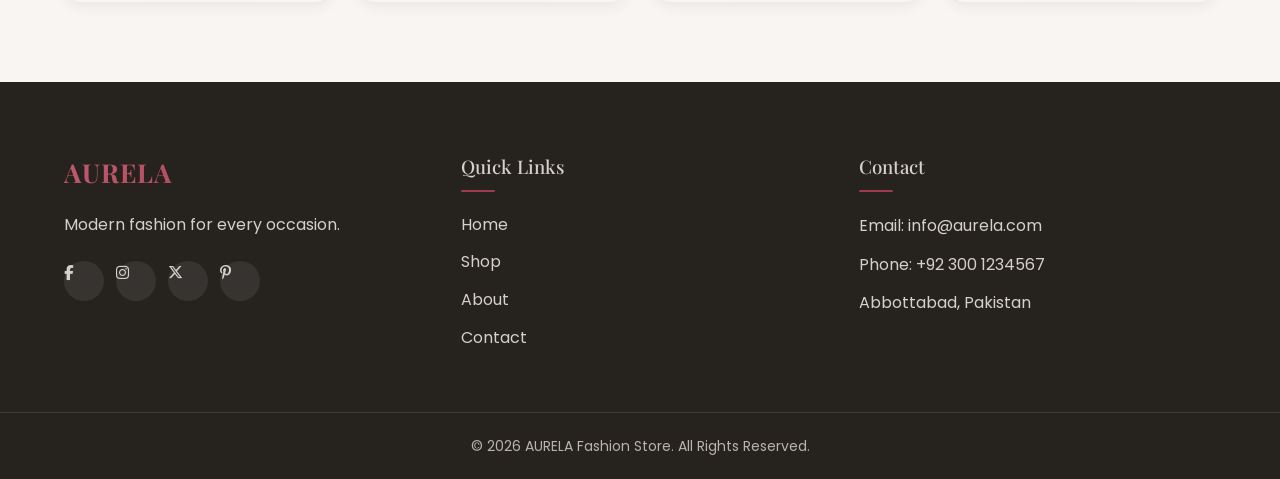
<file: product.html>
<!DOCTYPE html>
<html lang="en" class="no-js">

<head>

    <meta charset="UTF-8">

    <meta name="viewport" content="width=device-width, initial-scale=1.0">

    <title>Product | AURELA Fashion Store</title>

    <meta name="description" content="Shop premium fashion at AURELA — elegant dresses, outerwear, bags, and shoes with free shipping and 30-day returns.">
    <meta name="author" content="AURELA">
    <meta name="theme-color" content="#9E3B4E">
    <meta property="og:title" content="AURELA Fashion Store">
    <meta property="og:description" content="Shop premium fashion at AURELA — elegant dresses, outerwear, bags, and shoes.">
    <meta property="og:type" content="website">
    <meta property="og:image" content="images/hero.jpg">
    <meta property="og:url" content="https://mahnoorimranawan22.github.io/aurelia-fashion-store/">
    <meta name="twitter:card" content="summary_large_image">

    <!-- Favicon -->
    <link rel="icon" href="data:image/svg+xml,<svg xmlns='http://www.w3.org/2000/svg' viewBox='0 0 100 100'><circle cx='50' cy='50' r='48' fill='%239E3B4E'/><text x='50' y='70' font-size='56' text-anchor='middle' fill='white' font-family='Georgia, serif'>A</text></svg>">

    <!-- Theme init (avoids light/dark flash) -->
    <script>
        (function () {
            try {
                var t = localStorage.getItem('aurela-theme');
                if (!t) t = window.matchMedia && window.matchMedia('(prefers-color-scheme: dark)').matches ? 'dark' : 'light';
                document.documentElement.setAttribute('data-theme', t);
            } catch (e) {}
        })();
    </script>

    <!-- Google Fonts -->
    <link
        href="https://fonts.googleapis.com/css2?family=Playfair+Display:wght@500;700&family=Poppins:wght@300;400;500;600&display=swap"
        rel="stylesheet">

    <!-- Font Awesome -->
    <link rel="stylesheet" href="https://cdnjs.cloudflare.com/ajax/libs/font-awesome/6.5.2/css/all.min.css">

    <!-- CSS -->
    <link rel="stylesheet" href="style.css">

</head>

<body>

    <!-- ================= HEADER ================= -->

    <header>

        <div class="container">

            <nav class="navbar">

                <a href="index.html" class="logo">AURELA</a>

                <ul class="nav-links">

                    <li><a href="index.html">Home</a></li>
                    <li><a href="shop.html" class="active">Shop</a></li>
                    <li><a href="about.html">About</a></li>
                    <li><a href="contact.html">Contact</a></li>

                </ul>

                <div class="nav-actions">

                    <button class="cart-btn" id="cart-btn" aria-label="Open cart">

                        <i class="fas fa-shopping-bag"></i>

                        <span class="cart-count" id="cart-count">0</span>

                    </button>

                    <button class="theme-toggle" id="theme-toggle" aria-label="Toggle dark mode">

                        <i class="fas fa-moon" id="theme-icon"></i>

                    </button>

                    <button class="nav-toggle" aria-label="Toggle navigation" aria-expanded="false">

                        <span></span><span></span><span></span>

                    </button>

                </div>

            </nav>

        </div>

    </header>

    <!-- ================= PRODUCT ================= -->

    <section class="product-page">

        <div class="container">

            <!-- Breadcrumb -->

            <nav class="breadcrumb" aria-label="Breadcrumb">

                <a href="index.html">Home</a>

                <span class="crumb-sep">/</span>

                <a href="shop.html">Shop</a>

                <span class="crumb-sep">/</span>

                <span id="crumb-name">Product</span>

            </nav>

            <!-- Detail -->

            <div class="product-detail">

                <div class="product-gallery reveal reveal-left">

                    <img id="p-img" src="images/hero.jpg" alt="Product">

                </div>

                <div class="product-info reveal reveal-right">

                    <span class="product-cat" id="p-cat"></span>

                    <span class="card-badge product-page-badge" id="p-badge"></span>

                    <h1 id="p-name"></h1>

                    <p class="product-price" id="p-price"></p>

                    <div class="product-rating product-rating-lg" id="p-rating"></div>

                    <p class="product-desc" id="p-desc"></p>

                    <div class="size-block">

                        <span class="size-label">Select size</span>

                        <div class="size-selector" id="p-sizes"></div>

                    </div>

                    <div class="buy-row">

                        <div class="qty-selector">

                            <button type="button" id="qty-minus" aria-label="Decrease quantity">&#8722;</button>

                            <span id="qty-val">1</span>

                            <button type="button" id="qty-plus" aria-label="Increase quantity">+</button>

                        </div>

                        <button type="button" class="btn add-to-cart" id="p-add">Add to Cart</button>

                    </div>

                    <div class="product-meta">

                        <p><i class="fas fa-truck"></i> Free shipping on orders over $75</p>

                        <p><i class="fas fa-undo"></i> 30-day free returns</p>

                        <p><i class="fas fa-shield-alt"></i> 2-year quality guarantee</p>

                    </div>

                </div>

            </div>

            <!-- ================= REVIEWS ================= -->

            <section class="reviews-section">

                <div class="section-title reveal">

                    <h2>Customer Reviews</h2>

                    <p>What our customers are saying.</p>

                </div>

                <div class="reviews-layout">

                    <div class="review-summary reveal reveal-left">

                        <span class="review-avg" id="rev-avg">0.0</span>

                        <div class="rating-stars" id="rev-stars"></div>

                        <p id="rev-count">Based on 0 reviews</p>

                        <div class="rating-breakdown" id="rev-breakdown"></div>

                    </div>

                    <div class="reviews-list" id="reviews-list"></div>

                </div>

                <!-- Write a review -->

                <div class="review-form reveal" id="review-form-wrap">

                    <h3>Write a Review</h3>

                    <form id="review-form">

                        <input type="text" name="rname" placeholder="Your Name" required>

                        <div class="review-stars-input">

                            <span class="size-label">Your rating</span>

                            <div class="star-picker" id="star-picker"></div>

                        </div>

                        <textarea name="rtext" rows="4" placeholder="Share your thoughts on this product..." required></textarea>

                        <button type="submit" class="btn">Submit Review</button>

                    </form>

                </div>

            </section>

            <!-- Related -->

            <div class="related">

                <div class="section-title reveal">

                    <h2>You May Also Like</h2>

                    <p>Complete the look with these favourites.</p>

                </div>

                <div class="product-grid" id="related-grid"></div>

            </div>

        </div>

    </section>

    <!-- ================= FOOTER ================= -->

    <footer>

        <div class="container footer-container">

            <div class="footer-box">

                <h2>AURELA</h2>

                <p>
                    Modern fashion for every occasion.
                </p>

                <ul class="socials">

                    <li><a href="#" aria-label="Facebook"><i class="fab fa-facebook-f"></i></a></li>

                    <li><a href="#" aria-label="Instagram"><i class="fab fa-instagram"></i></a></li>

                    <li><a href="#" aria-label="X (Twitter)"><i class="fab fa-x-twitter"></i></a></li>

                    <li><a href="#" aria-label="Pinterest"><i class="fab fa-pinterest-p"></i></a></li>

                </ul>

            </div>

            <div class="footer-box">

                <h3>Quick Links</h3>

                <ul>

                    <li><a href="index.html">Home</a></li>
                    <li><a href="shop.html">Shop</a></li>
                    <li><a href="about.html">About</a></li>
                    <li><a href="contact.html">Contact</a></li>

                </ul>

            </div>

            <div class="footer-box">

                <h3>Contact</h3>

                <p>Email: info@aurela.com</p>

                <p>Phone: +92 300 1234567</p>

                <p>Abbottabad, Pakistan</p>

            </div>

        </div>

        <div class="footer-bottom">

            <p>
                © 2026 AURELA Fashion Store. All Rights Reserved.
            </p>

        </div>

    </footer>

    <!-- ================= CART ================= -->

    <div class="cart-overlay" id="cart-overlay"></div>

    <aside class="cart-drawer" id="cart-drawer" aria-hidden="true">

        <div class="cart-header">

            <h3>Your Cart</h3>

            <button class="cart-close" id="cart-close" aria-label="Close cart"><i class="fas fa-times"></i></button>

        </div>

        <div class="cart-items" id="cart-items"></div>

        <div class="cart-footer">

            <div class="cart-total">
                <span>Total</span>
                <span id="cart-total">$0.00</span>
            </div>

            <button class="btn" id="cart-checkout">Checkout</button>

        </div>

    </aside>

    <!-- Checkout modal -->

    <div class="checkout-modal" id="checkout-modal">

        <div class="checkout-overlay"></div>

        <div class="checkout-box" id="checkout-box">

            <button class="checkout-close" id="checkout-close" aria-label="Close checkout"><i class="fas fa-times"></i></button>

            <h3>Checkout</h3>

            <p>Almost done — enter your details to place the order.</p>

            <form id="checkout-form">

                <input type="text" name="name" placeholder="Full Name" required>

                <input type="email" name="email" placeholder="Email Address" required>

                <input type="text" name="address" placeholder="Shipping Address" required>

                <button type="submit" class="btn">Place Order</button>

            </form>

        </div>

    </div>

    <!-- Toast -->

    <div class="toast" id="toast"></div>

    <!-- Back to top -->

    <button id="back-to-top" aria-label="Back to top">

        <i class="fas fa-arrow-up"></i>

    </button>

    <!-- JS -->

    <script src="products.js" defer></script>
    <script src="script.js" defer></script>
    <script src="cart.js" defer></script>
    <script src="product.js" defer></script>

</body>

</html>
</file>
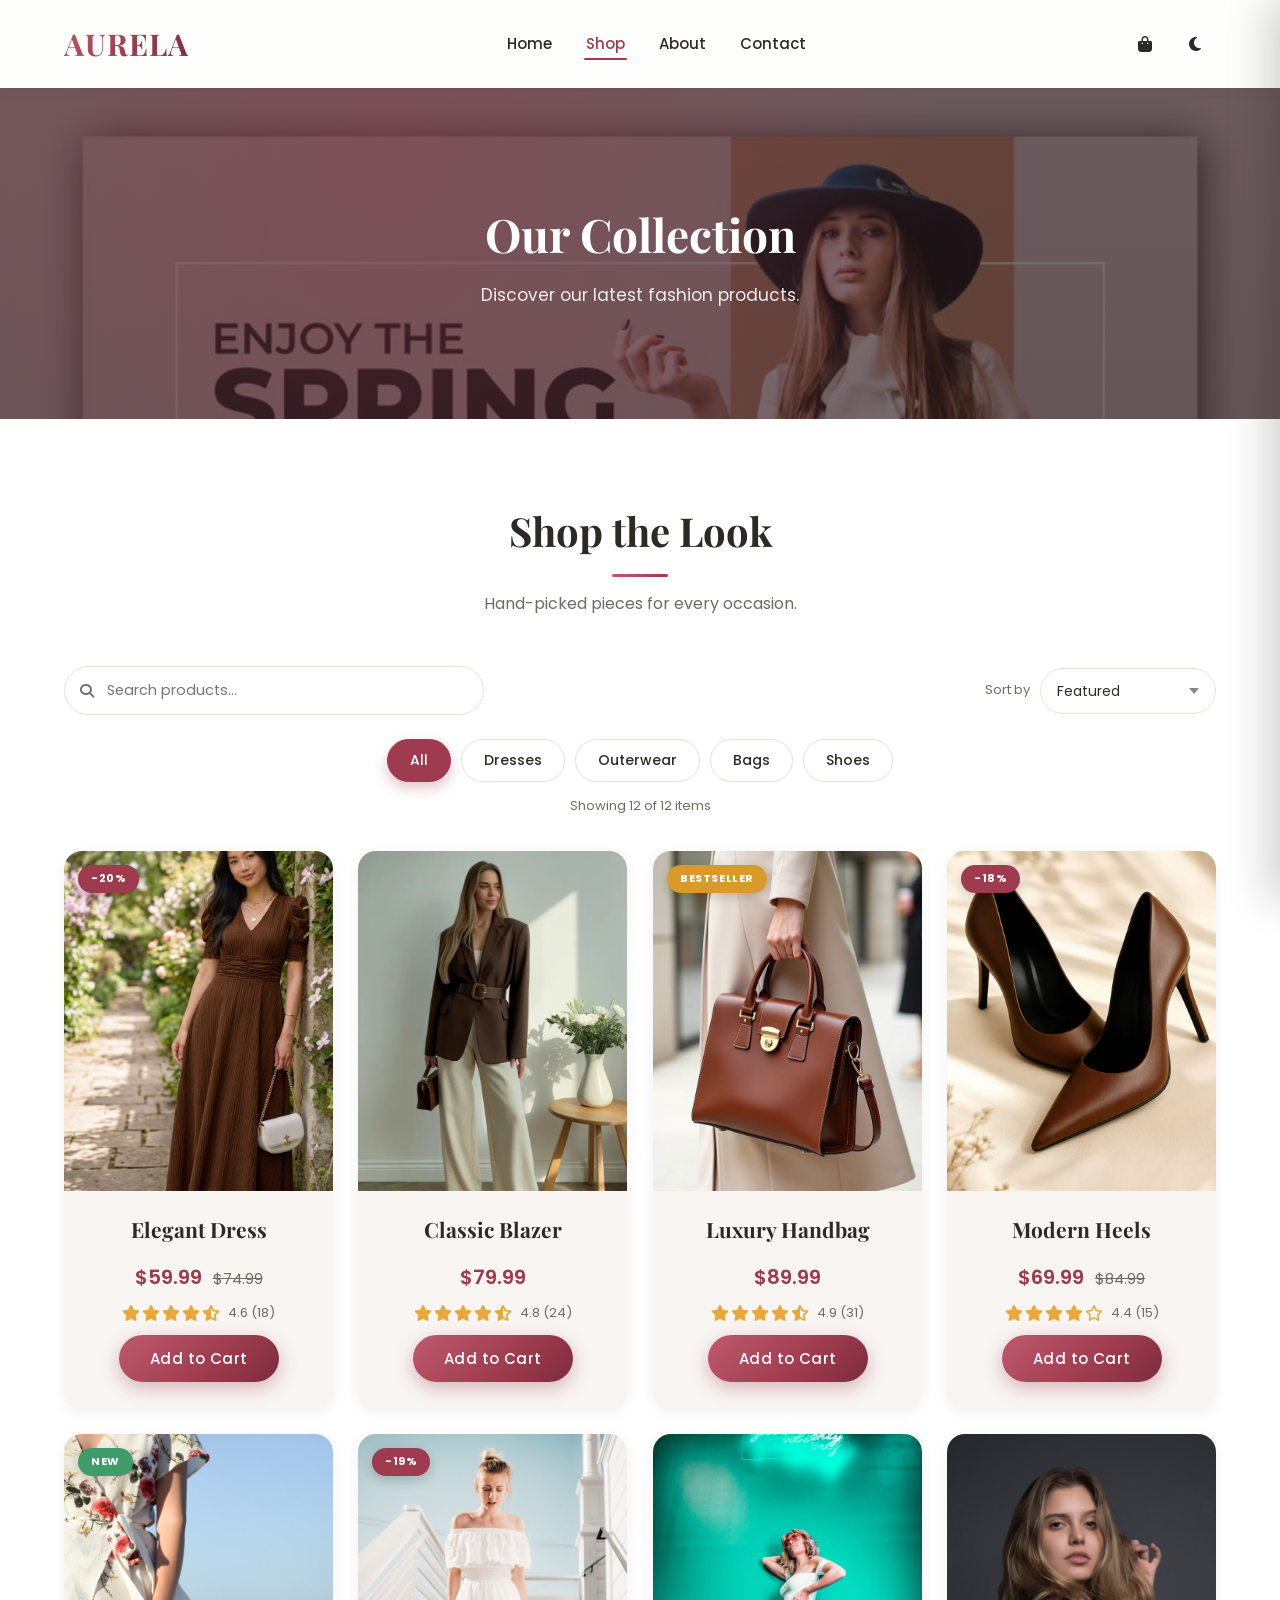
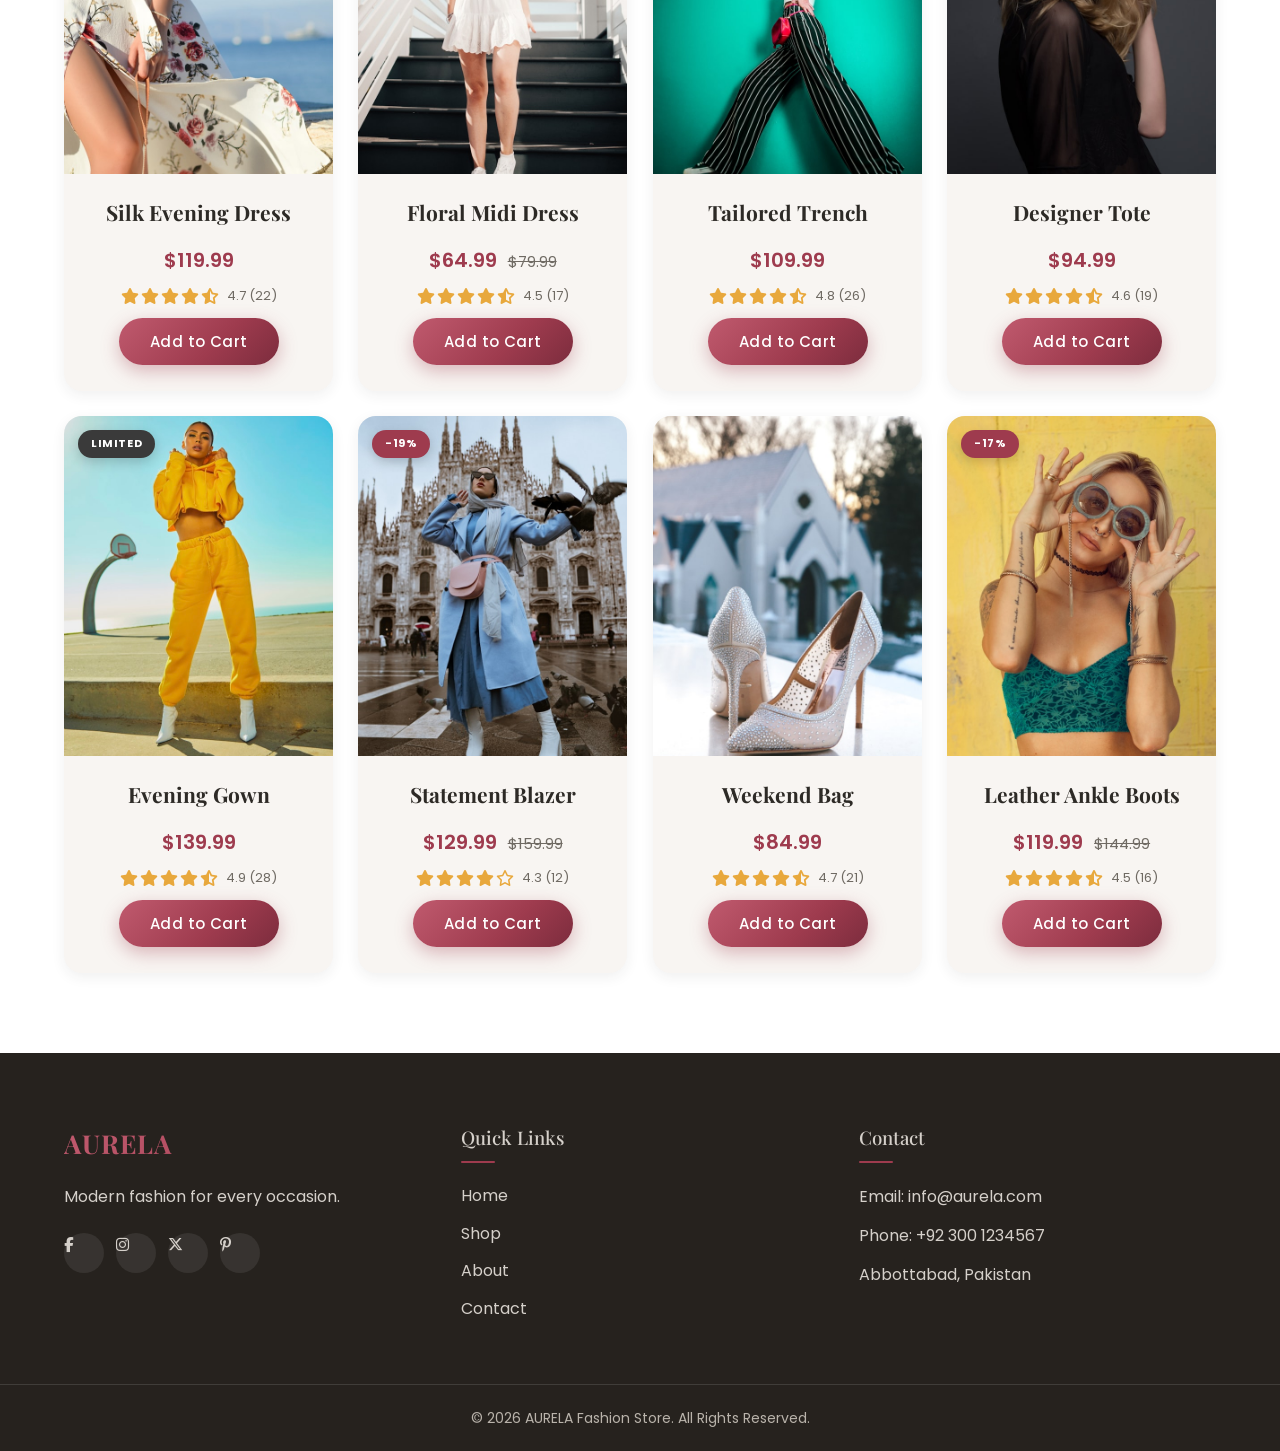
<file: shop.html>
<!DOCTYPE html>
<html lang="en" class="no-js">

<head>

    <meta charset="UTF-8">

    <meta name="viewport" content="width=device-width, initial-scale=1.0">

    <title>Shop | AURELA Fashion Store</title>

    <meta name="description" content="Browse the full AURELA collection — elegant dresses, outerwear, bags, and shoes. New arrivals added weekly.">
    <meta name="author" content="AURELA">
    <meta name="theme-color" content="#9E3B4E">
    <meta property="og:title" content="Shop | AURELA Fashion Store">
    <meta property="og:description" content="Browse the full AURELA collection — elegant dresses, outerwear, bags, and shoes.">
    <meta property="og:type" content="website">
    <meta property="og:image" content="images/hero.jpg">
    <meta property="og:url" content="https://mahnoorimranawan22.github.io/aurelia-fashion-store/">
    <meta name="twitter:card" content="summary_large_image">

    <!-- Favicon -->
    <link rel="icon" href="data:image/svg+xml,<svg xmlns='http://www.w3.org/2000/svg' viewBox='0 0 100 100'><circle cx='50' cy='50' r='48' fill='%239E3B4E'/><text x='50' y='70' font-size='56' text-anchor='middle' fill='white' font-family='Georgia, serif'>A</text></svg>">

    <!-- Theme init (avoids light/dark flash) -->
    <script>
        (function () {
            try {
                var t = localStorage.getItem('aurela-theme');
                if (!t) t = window.matchMedia && window.matchMedia('(prefers-color-scheme: dark)').matches ? 'dark' : 'light';
                document.documentElement.setAttribute('data-theme', t);
            } catch (e) {}
        })();
    </script>

    <!-- Google Fonts -->
    <link
        href="https://fonts.googleapis.com/css2?family=Playfair+Display:wght@500;700&family=Poppins:wght@300;400;500;600&display=swap"
        rel="stylesheet">

    <!-- Font Awesome -->
    <link rel="stylesheet" href="https://cdnjs.cloudflare.com/ajax/libs/font-awesome/6.5.2/css/all.min.css">

    <!-- CSS -->
    <link rel="stylesheet" href="style.css">

</head>

<body>

    <!-- ================= HEADER ================= -->

    <header>

        <div class="container">

            <nav class="navbar">

                <a href="index.html" class="logo">AURELA</a>

                <ul class="nav-links">

                    <li><a href="index.html">Home</a></li>

                    <li><a href="shop.html" class="active">Shop</a></li>

                    <li><a href="about.html">About</a></li>

                    <li><a href="contact.html">Contact</a></li>

                </ul>

                <div class="nav-actions">

                    <button class="cart-btn" id="cart-btn" aria-label="Open cart">

                        <i class="fas fa-shopping-bag"></i>

                        <span class="cart-count" id="cart-count">0</span>

                    </button>

                    <button class="theme-toggle" id="theme-toggle" aria-label="Toggle dark mode">

                        <i class="fas fa-moon" id="theme-icon"></i>

                    </button>

                    <button class="nav-toggle" aria-label="Toggle navigation" aria-expanded="false">

                        <span></span><span></span><span></span>

                    </button>

                </div>

            </nav>

        </div>

    </header>

    <!-- ================= PAGE BANNER ================= -->

    <section class="page-banner">

        <div class="container">

            <h1>Our Collection</h1>

            <p>Discover our latest fashion products.</p>

        </div>

    </section>

    <!-- ================= PRODUCTS ================= -->

    <section class="products">

        <div class="container">

            <div class="section-title reveal">

                <h2>Shop the Look</h2>

                <p>Hand-picked pieces for every occasion.</p>

            </div>

            <div class="shop-toolbar reveal">

                <div class="search-box">

                    <i class="fas fa-search"></i>

                    <input type="search" id="product-search" placeholder="Search products..." aria-label="Search products">

                </div>

                <div class="sort-box">

                    <label for="sort-select">Sort by</label>

                    <select id="sort-select">

                        <option value="featured">Featured</option>

                        <option value="price-asc">Price: Low to High</option>

                        <option value="price-desc">Price: High to Low</option>

                        <option value="rating-desc">Top Rated</option>

                    </select>

                </div>

            </div>

            <div class="filter-bar reveal">

                <button class="filter-btn active" data-filter="all">All</button>

                <button class="filter-btn" data-filter="dresses">Dresses</button>

                <button class="filter-btn" data-filter="outerwear">Outerwear</button>

                <button class="filter-btn" data-filter="bags">Bags</button>

                <button class="filter-btn" data-filter="shoes">Shoes</button>

            </div>

            <p class="filter-count reveal" id="product-count"></p>

            <div class="product-grid">

                <div class="product-card reveal" data-category="dresses" data-price="59.99" data-rating="4.6" data-name="elegant dress">
                    <div class="card-badge badge-sale">-20%</div>
                    <a href="product.html?id=d1" class="card-link">
                        <img src="images/dress1.jpg" alt="Elegant Dress" loading="lazy">
                        <h3>Elegant Dress</h3>
                    </a>
                    <p class="price">$59.99 <del class="price-old">$74.99</del></p>
                    <div class="product-rating" data-rating="4.6" data-reviews="18"></div>
                    <button class="btn add-to-cart" data-id="d1" data-name="Elegant Dress" data-price="59.99" data-img="images/dress1.jpg">Add to Cart</button>
                </div>

                <div class="product-card reveal" data-category="outerwear" data-price="79.99" data-rating="4.8" data-name="classic blazer">
                    <a href="product.html?id=d2" class="card-link">
                        <img src="images/dress2.jpg" alt="Classic Blazer" loading="lazy">
                        <h3>Classic Blazer</h3>
                    </a>
                    <p class="price">$79.99</p>
                    <div class="product-rating" data-rating="4.8" data-reviews="24"></div>
                    <button class="btn add-to-cart" data-id="d2" data-name="Classic Blazer" data-price="79.99" data-img="images/dress2.jpg">Add to Cart</button>
                </div>

                <div class="product-card reveal" data-category="bags" data-price="89.99" data-rating="4.9" data-name="luxury handbag">
                    <div class="card-badge badge-bestseller">Bestseller</div>
                    <a href="product.html?id=d3" class="card-link">
                        <img src="images/dress3.jpg" alt="Luxury Handbag" loading="lazy">
                        <h3>Luxury Handbag</h3>
                    </a>
                    <p class="price">$89.99</p>
                    <div class="product-rating" data-rating="4.9" data-reviews="31"></div>
                    <button class="btn add-to-cart" data-id="d3" data-name="Luxury Handbag" data-price="89.99" data-img="images/dress3.jpg">Add to Cart</button>
                </div>

                <div class="product-card reveal" data-category="shoes" data-price="69.99" data-rating="4.4" data-name="modern heels">
                    <div class="card-badge badge-sale">-18%</div>
                    <a href="product.html?id=d4" class="card-link">
                        <img src="images/dress4.jpg" alt="Modern Heels" loading="lazy">
                        <h3>Modern Heels</h3>
                    </a>
                    <p class="price">$69.99 <del class="price-old">$84.99</del></p>
                    <div class="product-rating" data-rating="4.4" data-reviews="15"></div>
                    <button class="btn add-to-cart" data-id="d4" data-name="Modern Heels" data-price="69.99" data-img="images/dress4.jpg">Add to Cart</button>
                </div>

                <div class="product-card reveal" data-category="dresses" data-price="119.99" data-rating="4.7" data-name="silk evening dress">
                    <div class="card-badge badge-new">New</div>
                    <a href="product.html?id=d9" class="card-link">
                        <img src="images/dress6.jpg" alt="Silk Evening Dress" loading="lazy">
                        <h3>Silk Evening Dress</h3>
                    </a>
                    <p class="price">$119.99</p>
                    <div class="product-rating" data-rating="4.7" data-reviews="22"></div>
                    <button class="btn add-to-cart" data-id="d9" data-name="Silk Evening Dress" data-price="119.99" data-img="images/dress6.jpg">Add to Cart</button>
                </div>

                <div class="product-card reveal" data-category="dresses" data-price="64.99" data-rating="4.5" data-name="floral midi dress">
                    <div class="card-badge badge-sale">-19%</div>
                    <a href="product.html?id=d10" class="card-link">
                        <img src="images/dress7.jpg" alt="Floral Midi Dress" loading="lazy">
                        <h3>Floral Midi Dress</h3>
                    </a>
                    <p class="price">$64.99 <del class="price-old">$79.99</del></p>
                    <div class="product-rating" data-rating="4.5" data-reviews="17"></div>
                    <button class="btn add-to-cart" data-id="d10" data-name="Floral Midi Dress" data-price="64.99" data-img="images/dress7.jpg">Add to Cart</button>
                </div>

                <div class="product-card reveal" data-category="outerwear" data-price="109.99" data-rating="4.8" data-name="tailored trench">
                    <a href="product.html?id=d11" class="card-link">
                        <img src="images/dress8.jpg" alt="Tailored Trench" loading="lazy">
                        <h3>Tailored Trench</h3>
                    </a>
                    <p class="price">$109.99</p>
                    <div class="product-rating" data-rating="4.8" data-reviews="26"></div>
                    <button class="btn add-to-cart" data-id="d11" data-name="Tailored Trench" data-price="109.99" data-img="images/dress8.jpg">Add to Cart</button>
                </div>

                <div class="product-card reveal" data-category="bags" data-price="94.99" data-rating="4.6" data-name="designer tote">
                    <a href="product.html?id=d12" class="card-link">
                        <img src="images/dress9.jpg" alt="Designer Tote" loading="lazy">
                        <h3>Designer Tote</h3>
                    </a>
                    <p class="price">$94.99</p>
                    <div class="product-rating" data-rating="4.6" data-reviews="19"></div>
                    <button class="btn add-to-cart" data-id="d12" data-name="Designer Tote" data-price="94.99" data-img="images/dress9.jpg">Add to Cart</button>
                </div>

                <div class="product-card reveal" data-category="dresses" data-price="139.99" data-rating="4.9" data-name="evening gown">
                    <div class="card-badge badge-limited">Limited</div>
                    <a href="product.html?id=d13" class="card-link">
                        <img src="images/dress10.jpg" alt="Evening Gown" loading="lazy">
                        <h3>Evening Gown</h3>
                    </a>
                    <p class="price">$139.99</p>
                    <div class="product-rating" data-rating="4.9" data-reviews="28"></div>
                    <button class="btn add-to-cart" data-id="d13" data-name="Evening Gown" data-price="139.99" data-img="images/dress10.jpg">Add to Cart</button>
                </div>

                <div class="product-card reveal" data-category="outerwear" data-price="129.99" data-rating="4.3" data-name="statement blazer">
                    <div class="card-badge badge-sale">-19%</div>
                    <a href="product.html?id=d14" class="card-link">
                        <img src="images/dress11.jpg" alt="Statement Blazer" loading="lazy">
                        <h3>Statement Blazer</h3>
                    </a>
                    <p class="price">$129.99 <del class="price-old">$159.99</del></p>
                    <div class="product-rating" data-rating="4.3" data-reviews="12"></div>
                    <button class="btn add-to-cart" data-id="d14" data-name="Statement Blazer" data-price="129.99" data-img="images/dress11.jpg">Add to Cart</button>
                </div>

                <div class="product-card reveal" data-category="bags" data-price="84.99" data-rating="4.7" data-name="weekend bag">
                    <a href="product.html?id=d15" class="card-link">
                        <img src="images/dress12.jpg" alt="Weekend Bag" loading="lazy">
                        <h3>Weekend Bag</h3>
                    </a>
                    <p class="price">$84.99</p>
                    <div class="product-rating" data-rating="4.7" data-reviews="21"></div>
                    <button class="btn add-to-cart" data-id="d15" data-name="Weekend Bag" data-price="84.99" data-img="images/dress12.jpg">Add to Cart</button>
                </div>

                <div class="product-card reveal" data-category="shoes" data-price="119.99" data-rating="4.5" data-name="leather ankle boots">
                    <div class="card-badge badge-sale">-17%</div>
                    <a href="product.html?id=d16" class="card-link">
                        <img src="images/dress13.jpg" alt="Leather Ankle Boots" loading="lazy">
                        <h3>Leather Ankle Boots</h3>
                    </a>
                    <p class="price">$119.99 <del class="price-old">$144.99</del></p>
                    <div class="product-rating" data-rating="4.5" data-reviews="16"></div>
                    <button class="btn add-to-cart" data-id="d16" data-name="Leather Ankle Boots" data-price="119.99" data-img="images/dress13.jpg">Add to Cart</button>
                </div>

            </div>

        </div>

    </section>

    <!-- ================= FOOTER ================= -->

    <footer>

        <div class="container footer-container">

            <div class="footer-box">
                <h2>AURELA</h2>
                <p>Modern fashion for every occasion.</p>

                <ul class="socials">

                    <li><a href="#" aria-label="Facebook"><i class="fab fa-facebook-f"></i></a></li>

                    <li><a href="#" aria-label="Instagram"><i class="fab fa-instagram"></i></a></li>

                    <li><a href="#" aria-label="X (Twitter)"><i class="fab fa-x-twitter"></i></a></li>

                    <li><a href="#" aria-label="Pinterest"><i class="fab fa-pinterest-p"></i></a></li>

                </ul>

            </div>

            <div class="footer-box">

                <h3>Quick Links</h3>

                <ul>

                    <li><a href="index.html">Home</a></li>

                    <li><a href="shop.html">Shop</a></li>

                    <li><a href="about.html">About</a></li>

                    <li><a href="contact.html">Contact</a></li>

                </ul>

            </div>

            <div class="footer-box">

                <h3>Contact</h3>

                <p>Email: info@aurela.com</p>

                <p>Phone: +92 300 1234567</p>

                <p>Abbottabad, Pakistan</p>

            </div>

        </div>

        <div class="footer-bottom">

            <p>© 2026 AURELA Fashion Store. All Rights Reserved.</p>

        </div>

    </footer>

    <!-- ================= CART ================= -->

    <div class="cart-overlay" id="cart-overlay"></div>

    <aside class="cart-drawer" id="cart-drawer" aria-hidden="true">

        <div class="cart-header">

            <h3>Your Cart</h3>

            <button class="cart-close" id="cart-close" aria-label="Close cart"><i class="fas fa-times"></i></button>

        </div>

        <div class="cart-items" id="cart-items"></div>

        <div class="cart-footer">

            <div class="cart-total">
                <span>Total</span>
                <span id="cart-total">$0.00</span>
            </div>

            <button class="btn" id="cart-checkout">Checkout</button>

        </div>

    </aside>

    <!-- Checkout modal -->

    <div class="checkout-modal" id="checkout-modal">

        <div class="checkout-overlay"></div>

        <div class="checkout-box" id="checkout-box">

            <button class="checkout-close" id="checkout-close" aria-label="Close checkout"><i class="fas fa-times"></i></button>

            <h3>Checkout</h3>

            <p>Almost done — enter your details to place the order.</p>

            <form id="checkout-form">

                <input type="text" name="name" placeholder="Full Name" required>

                <input type="email" name="email" placeholder="Email Address" required>

                <input type="text" name="address" placeholder="Shipping Address" required>

                <button type="submit" class="btn">Place Order</button>

            </form>

        </div>

    </div>

    <!-- Toast -->

    <div class="toast" id="toast"></div>

    <!-- Back to top -->

    <button id="back-to-top" aria-label="Back to top">

        <i class="fas fa-arrow-up"></i>

    </button>

    <!-- JS -->

    <script src="script.js" defer></script>
    <script src="cart.js" defer></script>

</body>

</html>
</file>
<file: style.css>
/* =========================================================
   AURELA - Style Sheet
   ========================================================= */

/* =====================
   THEME VARIABLES
===================== */

:root {
    color-scheme: light;

    /* Brand palette — Burgundy Wine */
    --accent: #9E3B4E;
    --accent-dark: #7C2C3D;
    --accent-light: #C05A6E;
    --accent-rgb: 158, 59, 78;

    /* Surfaces */
    --bg: #F8F5F2;
    --bg-alt: #FFFFFF;
    --card: #FFFFFF;
    --text: #2D2A26;
    --muted: #6F6A63;
    --border: #E7E1DA;
    --input-bg: #FAF7F4;
    --header-bg: rgba(255, 255, 255, .85);
    --footer-bg: #26221E;
    --footer-text: #D5D0CA;
    --footer-muted: #B9B3AB;

    /* Shadows */
    --shadow-sm: 0 4px 14px rgba(45, 42, 38, .07);
    --shadow-md: 0 10px 30px rgba(45, 42, 38, .10);
    --shadow-lg: 0 18px 45px rgba(45, 42, 38, .16);

    /* Type */
    --font-head: 'Playfair Display', serif;
    --font-body: 'Poppins', sans-serif;
    --ease: cubic-bezier(.4, 0, .2, 1);
    --ease-out: cubic-bezier(.22, 1, .36, 1);
    --transition: .35s var(--ease);
    --radius: 18px;
}

[data-theme="dark"] {
    color-scheme: dark;

    --accent: #D06075;
    --accent-dark: #B0445A;
    --accent-light: #E38A9C;
    --accent-rgb: 208, 96, 117;

    --bg: #171310;
    --bg-alt: #1F1A16;
    --card: #251E19;
    --text: #F0EAE3;
    --muted: #A89E92;
    --border: #3A332B;
    --input-bg: #201B16;
    --header-bg: rgba(23, 19, 16, .85);
    --footer-bg: #100D0B;
    --footer-text: #C9C0B4;
    --footer-muted: #8F867A;

    --shadow-sm: 0 4px 14px rgba(0, 0, 0, .35);
    --shadow-md: 0 10px 30px rgba(0, 0, 0, .45);
    --shadow-lg: 0 18px 45px rgba(0, 0, 0, .55);
}

/* Smooth colour transitions while switching themes */
html.theme-switching *,
html.theme-switching *::before,
html.theme-switching *::after {
    transition: background-color .5s ease, color .5s ease, border-color .5s ease,
        box-shadow .5s ease, fill .5s ease !important;
}

/* =====================
   RESET
===================== */

* {
    margin: 0;
    padding: 0;
    box-sizing: border-box;
}

html {
    scroll-behavior: smooth;
    scroll-padding-top: 90px;
}

/* =====================
   BODY
===================== */

body {
    font-family: var(--font-body);
    background: var(--bg);
    color: var(--text);
    line-height: 1.6;
    -webkit-font-smoothing: antialiased;
    overflow-x: hidden;
    transition: background-color .4s ease, color .4s ease;
}

img {
    max-width: 100%;
    display: block;
}

::selection {
    background: var(--accent);
    color: #fff;
}

/* Custom scrollbar */
::-webkit-scrollbar {
    width: 10px;
}

::-webkit-scrollbar-track {
    background: var(--bg);
}

::-webkit-scrollbar-thumb {
    background: rgba(var(--accent-rgb), .35);
    border-radius: 10px;
}

::-webkit-scrollbar-thumb:hover {
    background: var(--accent);
}

/* =====================
   CONTAINER
===================== */

.container {
    width: 90%;
    max-width: 1200px;
    margin: auto;
}

/* =====================
   HEADER
===================== */

header {
    position: sticky;
    top: 0;
    z-index: 1000;
    background: var(--header-bg);
    -webkit-backdrop-filter: blur(14px);
    backdrop-filter: blur(14px);
    box-shadow: var(--shadow-sm);
    transition: box-shadow var(--transition), background-color .4s ease;
}

header.scrolled {
    box-shadow: var(--shadow-md);
}

/* =====================
   NAVBAR
===================== */

.navbar {
    display: flex;
    justify-content: space-between;
    align-items: center;
    padding: 20px 0;
    position: relative;
}

/* Logo */
.logo {
    text-decoration: none;
    font-size: 30px;
    font-family: var(--font-head);
    font-weight: 700;
    letter-spacing: 1px;
    background: linear-gradient(135deg, var(--accent-light), var(--accent) 55%, var(--accent-dark));
    -webkit-background-clip: text;
    background-clip: text;
    -webkit-text-fill-color: transparent;
    color: transparent;
    transition: opacity var(--transition);
}

.logo:hover {
    opacity: .8;
}

/* Navigation */
.nav-links {
    display: flex;
    list-style: none;
    gap: 30px;
}

.nav-links a {
    position: relative;
    text-decoration: none;
    color: var(--text);
    font-weight: 500;
    font-size: 15px;
    padding: 6px 2px;
    transition: color var(--transition);
}

.nav-links a::after {
    content: '';
    position: absolute;
    left: 0;
    bottom: 0;
    width: 100%;
    height: 2px;
    border-radius: 2px;
    background: var(--accent);
    transform: scaleX(0);
    transform-origin: right;
    transition: transform .3s var(--ease);
}

.nav-links a:hover::after,
.nav-links a.active::after {
    transform: scaleX(1);
    transform-origin: left;
}

.nav-links a:hover,
.nav-links .active {
    color: var(--accent);
}

/* Header action buttons (cart, theme, hamburger) */
.nav-actions {
    display: flex;
    align-items: center;
    gap: 8px;
}

.cart-btn,
.theme-toggle,
.nav-toggle {
    position: relative;
    width: 42px;
    height: 42px;
    display: grid;
    place-items: center;
    border: none;
    border-radius: 50%;
    background: transparent;
    color: var(--text);
    font-size: 16px;
    cursor: pointer;
    transition: var(--transition);
}

.cart-btn:hover,
.theme-toggle:hover {
    background: rgba(var(--accent-rgb), .12);
    color: var(--accent);
    transform: translateY(-2px);
}

.cart-count {
    position: absolute;
    top: -2px;
    right: -2px;
    min-width: 18px;
    height: 18px;
    padding: 0 5px;
    border-radius: 10px;
    background: var(--accent);
    color: #fff;
    font-size: 11px;
    font-weight: 600;
    line-height: 18px;
    text-align: center;
    transform: scale(0);
    transition: transform .3s var(--ease);
}

.cart-count.show {
    transform: scale(1);
}

/* Hamburger */
.nav-toggle {
    display: none;
    flex-direction: column;
    justify-content: center;
    gap: 5px;
    padding: 10px;
}

.nav-toggle span {
    display: block;
    width: 22px;
    height: 2px;
    margin: 0 auto;
    background: var(--text);
    border-radius: 2px;
    transition: transform .3s var(--ease), opacity .3s var(--ease);
}

.nav-toggle.open span:nth-child(1) {
    transform: translateY(7px) rotate(45deg);
}

.nav-toggle.open span:nth-child(2) {
    opacity: 0;
}

.nav-toggle.open span:nth-child(3) {
    transform: translateY(-7px) rotate(-45deg);
}

/* =====================
   HERO SECTION
===================== */

.hero {
    position: relative;
    padding: 90px 0;
    overflow: hidden;
}

/* Decorative blurred blobs */
.hero::before,
.hero::after {
    content: '';
    position: absolute;
    border-radius: 50%;
    filter: blur(90px);
    pointer-events: none;
    z-index: 0;
}

.hero::before {
    width: 420px;
    height: 420px;
    background: rgba(var(--accent-rgb), .16);
    top: -120px;
    right: -80px;
    animation: float 12s ease-in-out infinite;
}

.hero::after {
    width: 320px;
    height: 320px;
    background: rgba(var(--accent-rgb), .10);
    bottom: -100px;
    left: -60px;
    animation: float 14s ease-in-out infinite reverse;
}

.hero-content {
    position: relative;
    z-index: 1;
    display: flex;
    justify-content: space-between;
    align-items: center;
    gap: 50px;
}

.hero-text {
    flex: 1;
}

.hero-text h1 {
    font-size: clamp(34px, 5.5vw, 55px);
    font-family: var(--font-head);
    line-height: 1.2;
    margin-bottom: 20px;
    text-wrap: balance;
    opacity: 0;
    animation: fadeUp .8s var(--ease-out) .1s forwards;
}

.hero-text h1 span {
    color: var(--accent);
}

.hero-text p {
    font-size: 17px;
    color: var(--muted);
    margin-bottom: 30px;
    line-height: 1.7;
    max-width: 480px;
    opacity: 0;
    animation: fadeUp .8s var(--ease-out) .25s forwards;
}

.hero-text .btn {
    margin-right: 12px;
    opacity: 0;
    animation: fadeUp .8s var(--ease-out) .4s forwards;
}

.hero-text .btn-outline {
    opacity: 0;
    animation: fadeUp .8s var(--ease-out) .5s forwards;
}

/* Buttons */
.btn {
    position: relative;
    display: inline-block;
    background: linear-gradient(135deg, var(--accent-light), var(--accent) 60%, var(--accent-dark));
    color: #fff;
    text-decoration: none;
    padding: 15px 34px;
    border: none;
    border-radius: 40px;
    font-family: var(--font-body);
    font-size: 15px;
    font-weight: 500;
    letter-spacing: .4px;
    cursor: pointer;
    box-shadow: 0 6px 18px rgba(var(--accent-rgb), .35);
    overflow: hidden;
    transition: transform var(--transition), box-shadow var(--transition), background var(--transition);
}

.btn::before {
    content: '';
    position: absolute;
    top: 0;
    left: -100%;
    width: 100%;
    height: 100%;
    background: linear-gradient(120deg, transparent, rgba(255, 255, 255, .35), transparent);
    transition: left .6s ease;
}

.btn:hover {
    transform: translateY(-3px);
    box-shadow: 0 12px 28px rgba(var(--accent-rgb), .45);
}

.btn:hover::before {
    left: 100%;
}

.btn:active {
    transform: translateY(-1px);
}

.btn-outline {
    display: inline-block;
    text-decoration: none;
    color: var(--accent);
    border: 2px solid var(--accent);
    padding: 13px 30px;
    border-radius: 40px;
    font-weight: 500;
    transition: var(--transition);
}

.btn-outline:hover {
    background: var(--accent);
    color: #fff;
    transform: translateY(-3px);
    box-shadow: 0 10px 24px rgba(var(--accent-rgb), .3);
}

/* Hero Image */
.hero-image {
    flex: 1;
    display: flex;
    justify-content: center;
    animation: float 7s ease-in-out infinite;
}

.hero-image img {
    width: 100%;
    max-width: 480px;
    height: auto;
    border-radius: 24px;
    box-shadow: var(--shadow-lg);
    opacity: 0;
    animation: zoomIn 1s var(--ease-out) .15s forwards;
}

/* =====================
   SECTION TITLE
===================== */

.section-title {
    text-align: center;
    margin-bottom: 50px;
}

.section-title h2 {
    position: relative;
    display: inline-block;
    font-size: clamp(28px, 4vw, 40px);
    font-family: var(--font-head);
    color: var(--text);
    margin-bottom: 14px;
    padding-bottom: 14px;
    text-wrap: balance;
}

.section-title h2::after {
    content: '';
    position: absolute;
    left: 50%;
    bottom: 0;
    transform: translateX(-50%);
    width: 56px;
    height: 3px;
    border-radius: 3px;
    background: linear-gradient(90deg, var(--accent-light), var(--accent));
}

.section-title p {
    color: var(--muted);
}

/* =====================
   CATEGORIES
===================== */

.categories {
    padding: 80px 0;
}

.category-grid {
    display: grid;
    grid-template-columns: repeat(4, 1fr);
    gap: 25px;
}

.category-card {
    background: var(--card);
    border-radius: var(--radius);
    overflow: hidden;
    box-shadow: var(--shadow-sm);
    text-align: center;
    transition: transform var(--transition), box-shadow var(--transition), background-color .4s ease;
}

.category-card:hover {
    transform: translateY(-10px);
    box-shadow: var(--shadow-lg);
}

.category-card img {
    width: 100%;
    height: 300px;
    object-fit: cover;
    transition: transform .6s var(--ease-out);
}

.category-card:hover img {
    transform: scale(1.08);
}

.category-card h3 {
    padding: 20px;
    font-size: 22px;
    font-family: var(--font-head);
    transition: color var(--transition);
}

.category-card:hover h3 {
    color: var(--accent);
}

/* =====================
   PRODUCTS
===================== */

.products {
    padding: 80px 0;
    background: var(--bg-alt);
    transition: background-color .4s ease;
}

.product-grid {
    display: grid;
    grid-template-columns: repeat(4, 1fr);
    gap: 25px;
}

.product-card {
    background: var(--bg);
    border-radius: var(--radius);
    overflow: hidden;
    text-align: center;
    box-shadow: var(--shadow-sm);
    transition: transform var(--transition), box-shadow var(--transition), background-color .4s ease;
}

.product-card:hover {
    transform: translateY(-10px);
    box-shadow: var(--shadow-lg);
}

.product-card img {
    width: 100%;
    height: 340px;
    object-fit: cover;
    transition: transform .6s var(--ease-out);
}

.product-card:hover img {
    transform: scale(1.07);
}

.product-card h3 {
    margin-top: 22px;
    font-size: 21px;
    font-family: var(--font-head);
    transition: color var(--transition);
}

.product-card:hover h3 {
    color: var(--accent);
}

.price {
    color: var(--accent);
    font-size: 20px;
    font-weight: 600;
    margin: 14px 0;
}

.product-card .btn {
    margin-bottom: 26px;
    padding: 12px 28px;
    min-width: 160px;
}

/* =====================
   ABOUT
===================== */

.about {
    padding: 80px 0;
    background: var(--bg);
    transition: background-color .4s ease;
}

.about-container {
    display: flex;
    align-items: center;
    gap: 60px;
}

.about-image {
    flex: 1;
    position: relative;
}

.about-image::before {
    content: '';
    position: absolute;
    top: -18px;
    left: -18px;
    width: 100%;
    height: 100%;
    border: 2px solid var(--accent);
    border-radius: var(--radius);
    opacity: .4;
}

.about-image img {
    position: relative;
    width: 100%;
    border-radius: var(--radius);
    box-shadow: var(--shadow-md);
    transition: transform .6s var(--ease-out), box-shadow var(--transition);
}

.about-image:hover img {
    transform: scale(1.02) translateY(-4px);
    box-shadow: var(--shadow-lg);
}

.about-content {
    flex: 1;
}

.about-content h2 {
    font-size: clamp(28px, 4vw, 40px);
    font-family: var(--font-head);
    margin-bottom: 18px;
    color: var(--text);
}

.about-content p {
    color: var(--muted);
    line-height: 1.8;
    margin-bottom: 18px;
}

/* =====================
   FOOTER
===================== */

footer {
    background: var(--footer-bg);
    color: #fff;
    padding-top: 70px;
    transition: background-color .4s ease;
}

.footer-container {
    display: grid;
    grid-template-columns: repeat(3, 1fr);
    gap: 40px;
}

.footer-box h2 {
    font-family: var(--font-head);
    font-size: 26px;
    letter-spacing: 1px;
    background: linear-gradient(135deg, var(--accent-light), var(--accent));
    -webkit-background-clip: text;
    background-clip: text;
    -webkit-text-fill-color: transparent;
    color: transparent;
    margin-bottom: 18px;
}

.footer-box h3 {
    margin-bottom: 20px;
    font-family: var(--font-head);
    font-weight: 500;
    color: var(--footer-text);
    position: relative;
    padding-bottom: 10px;
}

.footer-box h3::after {
    content: '';
    position: absolute;
    left: 0;
    bottom: 0;
    width: 34px;
    height: 2px;
    border-radius: 2px;
    background: var(--accent);
}

.footer-box p {
    color: var(--footer-text);
    line-height: 1.8;
    margin-bottom: 10px;
}

.footer-box ul {
    list-style: none;
}

.footer-box ul li {
    margin-bottom: 12px;
}

.footer-box ul li a {
    text-decoration: none;
    color: var(--footer-text);
    display: inline-block;
    transition: color var(--transition), transform var(--transition);
}

.footer-box ul li a:hover {
    color: var(--accent-light);
    transform: translateX(5px);
}

/* Social icons */
.socials {
    display: flex;
    gap: 12px;
    margin-top: 20px;
}

.socials a {
    width: 40px;
    height: 40px;
    display: grid;
    place-items: center;
    border-radius: 50%;
    background: rgba(255, 255, 255, .08);
    color: #fff;
    text-decoration: none;
    font-size: 15px;
    transition: var(--transition);
}

.socials a:hover {
    background: var(--accent);
    transform: translateY(-5px);
    box-shadow: 0 8px 18px rgba(var(--accent-rgb), .35);
}

.footer-bottom {
    margin-top: 50px;
    text-align: center;
    padding: 22px 0;
    border-top: 1px solid rgba(255, 255, 255, .12);
}

.footer-bottom p {
    color: var(--footer-muted);
    font-size: 14px;
}

/* =====================
   PAGE BANNER
===================== */

.page-banner {
    position: relative;
    padding: 110px 20px;
    text-align: center;
    color: #fff;
    background: linear-gradient(rgba(41, 24, 27, .58), rgba(41, 24, 27, .68)), url('images/banner.jpg') center / cover no-repeat;
}

.page-banner::before {
    content: '';
    position: absolute;
    inset: 0;
    background: radial-gradient(circle at 30% 20%, rgba(var(--accent-rgb), .35), transparent 60%);
    pointer-events: none;
}

.page-banner .container {
    position: relative;
    z-index: 1;
}

.page-banner h1 {
    font-size: clamp(32px, 5vw, 46px);
    font-family: var(--font-head);
    margin-bottom: 10px;
    opacity: 0;
    animation: fadeUp .8s var(--ease-out) .1s forwards;
}

.page-banner p {
    color: #f2ede7;
    font-size: 17px;
    opacity: 0;
    animation: fadeUp .8s var(--ease-out) .25s forwards;
}

/* =====================
   CONTACT
===================== */

.contact {
    padding: 80px 0;
}

.contact-container {
    display: grid;
    grid-template-columns: 1fr 1.2fr;
    gap: 60px;
    align-items: start;
}

.contact-info h2 {
    font-family: var(--font-head);
    font-size: clamp(28px, 4vw, 36px);
    margin-bottom: 24px;
}

.contact-item {
    display: flex;
    align-items: center;
    gap: 18px;
    padding: 18px 20px;
    background: var(--card);
    border-radius: 14px;
    box-shadow: var(--shadow-sm);
    margin-bottom: 16px;
    transition: transform var(--transition), box-shadow var(--transition), background-color .4s ease;
}

.contact-item:hover {
    transform: translateX(6px);
    box-shadow: var(--shadow-md);
}

.contact-item i {
    width: 46px;
    height: 46px;
    flex-shrink: 0;
    display: grid;
    place-items: center;
    border-radius: 12px;
    background: linear-gradient(135deg, var(--accent-light), var(--accent));
    color: #fff;
    font-size: 18px;
    box-shadow: 0 6px 14px rgba(var(--accent-rgb), .3);
}

.contact-item h4 {
    font-family: var(--font-head);
    font-size: 17px;
    margin-bottom: 2px;
}

.contact-item p {
    color: var(--muted);
    margin: 0;
}

.contact-form form {
    display: flex;
    flex-direction: column;
    gap: 18px;
    background: var(--card);
    padding: 36px;
    border-radius: var(--radius);
    box-shadow: var(--shadow-md);
    transition: background-color .4s ease;
}

.contact-form input,
.contact-form textarea {
    width: 100%;
    padding: 15px 18px;
    border: 1.5px solid var(--border);
    border-radius: 12px;
    background: var(--input-bg);
    font-family: var(--font-body);
    font-size: 15px;
    color: var(--text);
    transition: border-color var(--transition), box-shadow var(--transition), background var(--transition);
}

.contact-form textarea {
    resize: vertical;
    min-height: 140px;
}

.contact-form input::placeholder,
.contact-form textarea::placeholder {
    color: var(--muted);
}

.contact-form input:focus,
.contact-form textarea:focus {
    outline: none;
    border-color: var(--accent);
    background: var(--bg-alt);
    box-shadow: 0 0 0 4px rgba(var(--accent-rgb), .15);
}

.contact-form .btn {
    align-self: flex-start;
}

/* =====================
   CARD LINKS
===================== */

.card-link {
    display: block;
    text-decoration: none;
    color: inherit;
}

.view-all {
    text-align: center;
    margin-top: 45px;
}

/* =====================
   PRODUCT PAGE
===================== */

.product-page {
    padding: 50px 0 80px;
}

/* Breadcrumb */
.breadcrumb {
    display: flex;
    align-items: center;
    flex-wrap: wrap;
    gap: 8px;
    font-size: 14px;
    color: var(--muted);
    margin-bottom: 34px;
    animation: fadeUp .6s var(--ease-out) both;
}

.breadcrumb a {
    color: var(--muted);
    text-decoration: none;
    transition: color var(--transition);
}

.breadcrumb a:hover {
    color: var(--accent);
}

.breadcrumb .crumb-sep {
    color: var(--border);
}

.breadcrumb span:last-child {
    color: var(--text);
    font-weight: 500;
}

/* Detail layout */
.product-detail {
    display: grid;
    grid-template-columns: 1fr 1.1fr;
    gap: 60px;
    align-items: start;
}

.product-gallery img {
    width: 100%;
    border-radius: var(--radius);
    box-shadow: var(--shadow-md);
    transition: transform .6s var(--ease-out), box-shadow var(--transition);
}

.product-gallery:hover img {
    transform: scale(1.015);
    box-shadow: var(--shadow-lg);
}

.product-info .product-cat {
    display: inline-block;
    font-size: 12px;
    font-weight: 600;
    letter-spacing: 1.5px;
    text-transform: uppercase;
    color: var(--accent);
    background: rgba(var(--accent-rgb), .1);
    padding: 6px 14px;
    border-radius: 30px;
    margin-bottom: 16px;
}

.product-info h1 {
    font-family: var(--font-head);
    font-size: clamp(30px, 4vw, 42px);
    line-height: 1.15;
    margin-bottom: 12px;
    text-wrap: balance;
}

.product-price {
    font-size: 26px;
    font-weight: 600;
    color: var(--accent);
    margin-bottom: 20px;
}

.product-desc {
    color: var(--muted);
    line-height: 1.8;
    margin-bottom: 26px;
}

/* Size selector */
.size-block {
    margin-bottom: 24px;
}

.size-label {
    display: block;
    font-size: 13px;
    font-weight: 600;
    letter-spacing: 1px;
    text-transform: uppercase;
    color: var(--muted);
    margin-bottom: 12px;
}

.size-selector {
    display: flex;
    flex-wrap: wrap;
    gap: 10px;
}

.size-btn {
    min-width: 46px;
    height: 42px;
    padding: 0 12px;
    border: 1.5px solid var(--border);
    border-radius: 10px;
    background: var(--bg-alt);
    color: var(--text);
    font-family: var(--font-body);
    font-size: 14px;
    font-weight: 500;
    cursor: pointer;
    transition: var(--transition);
}

.size-btn:hover {
    border-color: var(--accent);
    color: var(--accent);
}

.size-btn.selected {
    background: var(--accent);
    border-color: var(--accent);
    color: #fff;
    box-shadow: 0 6px 14px rgba(var(--accent-rgb), .3);
}

/* Buy row: quantity + add to cart */
.buy-row {
    display: flex;
    align-items: center;
    flex-wrap: wrap;
    gap: 16px;
    margin-bottom: 28px;
}

.qty-selector {
    display: flex;
    align-items: center;
    border: 1.5px solid var(--border);
    border-radius: 40px;
    overflow: hidden;
    background: var(--bg-alt);
}

.qty-selector button {
    width: 44px;
    height: 46px;
    border: none;
    background: none;
    color: var(--text);
    font-size: 18px;
    cursor: pointer;
    transition: var(--transition);
}

.qty-selector button:hover {
    background: rgba(var(--accent-rgb), .12);
    color: var(--accent);
}

.qty-selector span {
    min-width: 34px;
    text-align: center;
    font-weight: 600;
}

.buy-row .btn {
    padding: 14px 38px;
}

/* Product meta */
.product-meta {
    border-top: 1px solid var(--border);
    padding-top: 22px;
}

.product-meta p {
    display: flex;
    align-items: center;
    gap: 12px;
    color: var(--muted);
    font-size: 14px;
    margin-bottom: 10px;
}

.product-meta i {
    color: var(--accent);
    width: 20px;
    text-align: center;
}

/* Related products */
.related {
    margin-top: 90px;
}

/* =====================
   SHOP FILTERS
===================== */

.filter-bar {
    display: flex;
    flex-wrap: wrap;
    justify-content: center;
    gap: 10px;
    margin-bottom: 14px;
}

.filter-btn {
    padding: 10px 22px;
    border: 1.5px solid var(--border);
    border-radius: 40px;
    background: var(--bg-alt);
    color: var(--text);
    font-family: var(--font-body);
    font-size: 14px;
    font-weight: 500;
    cursor: pointer;
    transition: var(--transition);
}

.filter-btn:hover {
    border-color: var(--accent);
    color: var(--accent);
}

.filter-btn.active {
    background: var(--accent);
    border-color: var(--accent);
    color: #fff;
    box-shadow: 0 6px 14px rgba(var(--accent-rgb), .3);
}

.filter-count {
    text-align: center;
    color: var(--muted);
    font-size: 13px;
    margin-bottom: 34px;
}

/* =====================
   RATINGS
===================== */

:root {
    --star: #E8A83C;
}

.product-rating {
    display: flex;
    align-items: center;
    justify-content: center;
    gap: 8px;
    margin: -4px 0 12px;
}

.product-rating-lg {
    justify-content: flex-start;
    margin: -6px 0 18px;
    font-size: 15px;
}

.rating-stars {
    display: inline-flex;
    gap: 2px;
    color: var(--star);
    line-height: 1;
}

.rating-count {
    color: var(--muted);
    font-size: 13px;
}

.product-rating-lg .rating-count {
    font-size: 14px;
}

/* =====================
   REVIEWS
===================== */

.reviews-section {
    padding: 30px 0 10px;
}

.reviews-layout {
    display: grid;
    grid-template-columns: 340px 1fr;
    gap: 50px;
    align-items: start;
}

.review-summary {
    background: var(--card);
    border-radius: var(--radius);
    box-shadow: var(--shadow-sm);
    padding: 32px 28px;
    text-align: center;
}

.review-avg {
    display: block;
    font-family: var(--font-head);
    font-size: 58px;
    line-height: 1;
    margin-bottom: 12px;
}

.review-summary .rating-stars {
    font-size: 20px;
    justify-content: center;
    display: flex;
    margin-bottom: 8px;
}

#rev-count {
    color: var(--muted);
    font-size: 14px;
    margin-bottom: 22px;
}

.rating-breakdown {
    text-align: left;
}

.breakdown-row {
    display: grid;
    grid-template-columns: 42px 1fr 34px;
    align-items: center;
    gap: 10px;
    margin-bottom: 9px;
    font-size: 13px;
    color: var(--muted);
}

.breakdown-row i {
    color: var(--star);
    font-size: 11px;
}

.breakdown-bar {
    height: 8px;
    border-radius: 6px;
    background: var(--input-bg);
    overflow: hidden;
}

.breakdown-fill {
    height: 100%;
    border-radius: 6px;
    background: linear-gradient(90deg, var(--accent-light), var(--accent));
    transition: width .8s var(--ease-out);
}

.reviews-list {
    display: flex;
    flex-direction: column;
    gap: 18px;
}

.review-card {
    background: var(--card);
    border-radius: var(--radius);
    box-shadow: var(--shadow-sm);
    padding: 24px;
    transition: transform var(--transition), box-shadow var(--transition);
}

.review-card:hover {
    transform: translateY(-3px);
    box-shadow: var(--shadow-md);
}

.review-head {
    display: flex;
    align-items: center;
    gap: 14px;
    margin-bottom: 12px;
}

.review-avatar {
    width: 44px;
    height: 44px;
    flex-shrink: 0;
    border-radius: 50%;
    background: linear-gradient(135deg, var(--accent-light), var(--accent));
    color: #fff;
    display: grid;
    place-items: center;
    font-family: var(--font-head);
    font-weight: 700;
    font-size: 18px;
}

.review-name {
    font-weight: 600;
    font-size: 15px;
}

.review-date {
    font-size: 12px;
    color: var(--muted);
}

.review-badge {
    margin-left: auto;
    font-size: 11px;
    font-weight: 600;
    color: var(--accent);
    background: rgba(var(--accent-rgb), .1);
    padding: 4px 12px;
    border-radius: 20px;
    white-space: nowrap;
}

.review-badge i {
    margin-right: 4px;
}

.review-stars {
    font-size: 13px;
    margin-bottom: 10px;
}

.review-text {
    color: var(--muted);
    line-height: 1.7;
    font-size: 14.5px;
}

.reviews-empty {
    color: var(--muted);
    text-align: center;
    padding: 40px 0;
}

/* Write a review */
.review-form {
    margin-top: 50px;
    max-width: 680px;
    background: var(--card);
    border-radius: var(--radius);
    box-shadow: var(--shadow-sm);
    padding: 34px;
}

.review-form h3 {
    font-family: var(--font-head);
    font-size: 24px;
    margin-bottom: 20px;
}

.review-form form {
    display: flex;
    flex-direction: column;
    gap: 16px;
}

.review-form input,
.review-form textarea {
    width: 100%;
    padding: 14px 16px;
    border: 1.5px solid var(--border);
    border-radius: 12px;
    background: var(--input-bg);
    color: var(--text);
    font-family: var(--font-body);
    font-size: 14.5px;
    transition: border-color var(--transition), box-shadow var(--transition), background var(--transition);
}

.review-form input:focus,
.review-form textarea:focus {
    outline: none;
    border-color: var(--accent);
    background: var(--bg-alt);
    box-shadow: 0 0 0 4px rgba(var(--accent-rgb), .15);
}

.review-form textarea {
    resize: vertical;
    min-height: 110px;
}

.review-form .btn {
    align-self: flex-start;
}

.star-picker {
    display: flex;
    gap: 4px;
    font-size: 24px;
    cursor: pointer;
    width: fit-content;
}

.star-picker i {
    color: var(--border);
    transition: color .2s ease, transform .2s ease;
}

.star-picker i.on,
.star-picker i:hover {
    color: var(--star);
}

.star-picker i:hover {
    transform: scale(1.15);
}

/* =====================
   SHOP TOOLBAR (search + sort)
===================== */

.shop-toolbar {
    display: flex;
    align-items: center;
    justify-content: space-between;
    flex-wrap: wrap;
    gap: 16px;
    margin-bottom: 24px;
}

.search-box {
    position: relative;
    flex: 1;
    min-width: 220px;
    max-width: 420px;
}

.search-box i {
    position: absolute;
    left: 16px;
    top: 50%;
    transform: translateY(-50%);
    color: var(--muted);
    font-size: 14px;
    pointer-events: none;
}

.search-box input {
    width: 100%;
    padding: 13px 16px 13px 42px;
    border: 1.5px solid var(--border);
    border-radius: 40px;
    background: var(--bg-alt);
    color: var(--text);
    font-family: var(--font-body);
    font-size: 14.5px;
    transition: border-color var(--transition), box-shadow var(--transition);
}

.search-box input:focus {
    outline: none;
    border-color: var(--accent);
    box-shadow: 0 0 0 4px rgba(var(--accent-rgb), .15);
}

.sort-box {
    display: flex;
    align-items: center;
    gap: 10px;
}

.sort-box label {
    font-size: 13px;
    color: var(--muted);
    white-space: nowrap;
}

.sort-box select {
    padding: 12px 38px 12px 16px;
    border: 1.5px solid var(--border);
    border-radius: 40px;
    background: var(--bg-alt);
    color: var(--text);
    font-family: var(--font-body);
    font-size: 14px;
    cursor: pointer;
    transition: border-color var(--transition), box-shadow var(--transition);
    appearance: none;
    -webkit-appearance: none;
    background-image: url("data:image/svg+xml,%3Csvg xmlns='http://www.w3.org/2000/svg' width='10' height='6' viewBox='0 0 10 6'%3E%3Cpath fill='%23888' d='M5 6 0 0h10z'/%3E%3C/svg%3E");
    background-repeat: no-repeat;
    background-position: right 16px center;
}

.sort-box select:focus {
    outline: none;
    border-color: var(--accent);
    box-shadow: 0 0 0 4px rgba(var(--accent-rgb), .15);
}

/* =====================
   BADGES & SALE PRICES
===================== */

.product-card {
    position: relative;
}

.card-badge {
    position: absolute;
    top: 14px;
    left: 14px;
    z-index: 2;
    padding: 5px 13px;
    border-radius: 30px;
    font-size: 11px;
    font-weight: 700;
    letter-spacing: .6px;
    text-transform: uppercase;
    color: #fff;
    box-shadow: 0 4px 12px rgba(0, 0, 0, .18);
    animation: fadeUp .5s var(--ease-out) both;
}

.badge-sale {
    background: var(--accent);
}

.badge-new {
    background: #3E9C6B;
}

.badge-bestseller {
    background: #D99A2B;
}

.badge-limited {
    background: #3A3A3A;
}

/* Static badge variant for the product page */
.product-page-badge {
    position: static;
    display: inline-block;
    margin: 0 0 14px;
}

.price-old {
    color: var(--muted);
    font-weight: 400;
    font-size: 15px;
    text-decoration: line-through;
    margin-left: 6px;
}

.product-price .price-old {
    font-size: 18px;
}

/* =====================
   CART DRAWER
===================== */

.cart-overlay {
    position: fixed;
    inset: 0;
    background: rgba(0, 0, 0, .5);
    opacity: 0;
    visibility: hidden;
    transition: opacity .35s ease, visibility .35s;
    z-index: 1100;
}

.cart-overlay.open {
    opacity: 1;
    visibility: visible;
}

.cart-drawer {
    position: fixed;
    top: 0;
    right: 0;
    bottom: 0;
    width: min(400px, 92vw);
    display: flex;
    flex-direction: column;
    background: var(--bg-alt);
    color: var(--text);
    box-shadow: -12px 0 40px rgba(0, 0, 0, .18);
    transform: translateX(100%);
    transition: transform .45s var(--ease-out), background-color .4s ease;
    z-index: 1200;
}

.cart-drawer.open {
    transform: translateX(0);
}

.cart-header {
    display: flex;
    justify-content: space-between;
    align-items: center;
    padding: 22px 24px;
    border-bottom: 1px solid var(--border);
}

.cart-header h3 {
    font-family: var(--font-head);
    font-size: 22px;
}

.cart-close,
.checkout-close {
    width: 38px;
    height: 38px;
    display: grid;
    place-items: center;
    background: none;
    border: none;
    border-radius: 50%;
    color: var(--muted);
    font-size: 16px;
    cursor: pointer;
    transition: var(--transition);
}

.cart-close:hover,
.checkout-close:hover {
    background: rgba(var(--accent-rgb), .12);
    color: var(--accent);
    transform: rotate(90deg);
}

.cart-items {
    flex: 1;
    overflow-y: auto;
    padding: 20px 24px;
}

.cart-empty {
    text-align: center;
    color: var(--muted);
    padding: 70px 0;
}

.cart-empty i {
    font-size: 42px;
    color: var(--border);
    margin-bottom: 14px;
}

.cart-item {
    display: flex;
    align-items: center;
    gap: 14px;
    padding: 16px 0;
    border-bottom: 1px solid var(--border);
    animation: fadeUp .4s var(--ease-out) both;
}

.cart-item img {
    width: 64px;
    height: 80px;
    object-fit: cover;
    border-radius: 10px;
    box-shadow: var(--shadow-sm);
}

.cart-item-info {
    flex: 1;
    min-width: 0;
}

.cart-item-info h4 {
    font-family: var(--font-head);
    font-size: 15px;
    white-space: nowrap;
    overflow: hidden;
    text-overflow: ellipsis;
}

.cart-item-info .cart-price {
    color: var(--accent);
    font-weight: 600;
    font-size: 14px;
    margin: 4px 0;
}

.qty-controls {
    display: flex;
    align-items: center;
    gap: 10px;
}

.qty-controls button {
    width: 26px;
    height: 26px;
    display: grid;
    place-items: center;
    border-radius: 8px;
    border: 1px solid var(--border);
    background: none;
    color: var(--text);
    font-size: 15px;
    cursor: pointer;
    transition: var(--transition);
}

.qty-controls button:hover {
    border-color: var(--accent);
    color: var(--accent);
}

.cart-remove {
    background: none;
    border: none;
    color: var(--muted);
    font-size: 14px;
    cursor: pointer;
    padding: 8px;
    transition: var(--transition);
}

.cart-remove:hover {
    color: var(--accent);
    transform: scale(1.15);
}

.cart-footer {
    padding: 20px 24px;
    border-top: 1px solid var(--border);
    background: var(--bg);
    transition: background-color .4s ease;
}

.cart-total {
    display: flex;
    justify-content: space-between;
    font-size: 18px;
    font-weight: 600;
    margin-bottom: 16px;
}

.cart-total span:last-child {
    color: var(--accent);
}

.cart-footer .btn {
    width: 100%;
    margin: 0;
    text-align: center;
}

/* =====================
   CHECKOUT MODAL
===================== */

.checkout-modal {
    position: fixed;
    inset: 0;
    display: grid;
    place-items: center;
    padding: 20px;
    z-index: 1250;
    opacity: 0;
    visibility: hidden;
    transition: opacity .35s ease, visibility .35s;
    pointer-events: none;
}

.checkout-modal.open {
    opacity: 1;
    visibility: visible;
    pointer-events: auto;
}

.checkout-overlay {
    position: absolute;
    inset: 0;
    background: rgba(0, 0, 0, .55);
}

.checkout-box {
    position: relative;
    background: var(--bg-alt);
    color: var(--text);
    border-radius: 20px;
    padding: 36px;
    width: min(440px, 100%);
    box-shadow: var(--shadow-lg);
    transform: translateY(24px) scale(.97);
    transition: transform .4s var(--ease-out), background-color .4s ease;
}

.checkout-modal.open .checkout-box {
    transform: translateY(0) scale(1);
}

.checkout-close {
    position: absolute;
    top: 16px;
    right: 16px;
}

.checkout-box h3 {
    font-family: var(--font-head);
    font-size: 26px;
    margin-bottom: 6px;
}

.checkout-box>p {
    color: var(--muted);
    font-size: 14px;
    margin-bottom: 22px;
}

.checkout-box form {
    display: flex;
    flex-direction: column;
    gap: 14px;
}

.checkout-box input {
    width: 100%;
    padding: 14px 16px;
    border: 1.5px solid var(--border);
    border-radius: 12px;
    background: var(--input-bg);
    color: var(--text);
    font-family: var(--font-body);
    font-size: 15px;
    transition: border-color var(--transition), box-shadow var(--transition), background var(--transition);
}

.checkout-box input:focus {
    outline: none;
    border-color: var(--accent);
    background: var(--bg-alt);
    box-shadow: 0 0 0 4px rgba(var(--accent-rgb), .15);
}

.checkout-box .btn {
    width: 100%;
    margin: 4px 0 0;
    text-align: center;
}

.order-success {
    text-align: center;
    padding: 34px 0 16px;
}

.order-success i {
    font-size: 54px;
    color: var(--accent);
    margin-bottom: 14px;
}

.order-success h3 {
    font-family: var(--font-head);
    font-size: 24px;
    margin-bottom: 8px;
}

.order-success p {
    color: var(--muted);
    font-size: 14px;
    line-height: 1.6;
}

/* =====================
   TOAST
===================== */

.toast {
    position: fixed;
    bottom: 24px;
    left: 50%;
    max-width: 90vw;
    padding: 13px 24px;
    background: var(--text);
    color: var(--bg);
    font-size: 14px;
    font-weight: 500;
    border-radius: 40px;
    box-shadow: var(--shadow-lg);
    white-space: nowrap;
    overflow: hidden;
    text-overflow: ellipsis;
    opacity: 0;
    transform: translateX(-50%) translateY(80px);
    transition: transform .4s var(--ease-out), opacity .4s ease;
    z-index: 1300;
    pointer-events: none;
}

.toast.show {
    opacity: 1;
    transform: translateX(-50%) translateY(0);
}

/* =====================
   BACK TO TOP
===================== */

#back-to-top {
    position: fixed;
    right: 22px;
    bottom: 22px;
    width: 46px;
    height: 46px;
    border: none;
    border-radius: 50%;
    background: var(--accent);
    color: #fff;
    font-size: 16px;
    cursor: pointer;
    box-shadow: var(--shadow-md);
    opacity: 0;
    visibility: hidden;
    transform: translateY(14px);
    transition: var(--transition);
    z-index: 900;
}

#back-to-top.show {
    opacity: 1;
    visibility: visible;
    transform: translateY(0);
}

#back-to-top:hover {
    background: var(--accent-dark);
    transform: translateY(-3px);
    box-shadow: var(--shadow-lg);
}

/* =====================
   SCROLL REVEAL
===================== */

.reveal {
    opacity: 0;
    transform: translateY(36px);
    transition: opacity .8s var(--ease-out), transform .8s var(--ease-out);
    will-change: opacity, transform;
}

.reveal.reveal-left {
    transform: translateX(-44px);
}

.reveal.reveal-right {
    transform: translateX(44px);
}

.reveal.visible {
    opacity: 1;
    transform: translateY(0) translateX(0);
}

/* Fallback: if JS is off, keep content visible */
.no-js .reveal {
    opacity: 1;
    transform: none;
}

/* =====================
   ACCESSIBILITY
===================== */

a:focus-visible,
button:focus-visible,
input:focus-visible,
textarea:focus-visible {
    outline: 3px solid rgba(var(--accent-rgb), .5);
    outline-offset: 2px;
}

/* =====================
   KEYFRAMES
===================== */

@keyframes fadeUp {
    from {
        opacity: 0;
        transform: translateY(30px);
    }
    to {
        opacity: 1;
        transform: translateY(0);
    }
}

@keyframes zoomIn {
    from {
        opacity: 0;
        transform: scale(.92);
    }
    to {
        opacity: 1;
        transform: scale(1);
    }
}

@keyframes float {
    0%,
    100% {
        transform: translateY(0);
    }
    50% {
        transform: translateY(-14px);
    }
}

/* =====================
   REDUCED MOTION
===================== */

@media (prefers-reduced-motion: reduce) {
    html {
        scroll-behavior: auto;
    }

    *,
    *::before,
    *::after {
        animation-duration: .01ms !important;
        animation-iteration-count: 1 !important;
        transition-duration: .01ms !important;
    }

    .reveal,
    .reveal.reveal-left,
    .reveal.reveal-right {
        opacity: 1;
        transform: none;
    }
}

/* =====================
   RESPONSIVE
===================== */

@media (max-width: 992px) {

    .category-grid,
    .product-grid {
        grid-template-columns: repeat(2, 1fr);
    }

    .about-container {
        gap: 40px;
    }

    .contact-container {
        grid-template-columns: 1fr;
        gap: 40px;
    }
}

@media (max-width: 768px) {

    body {
        width: 100%;
    }

    /* Navbar */
    .nav-toggle {
        display: flex;
    }

    .nav-links {
        position: absolute;
        top: calc(100% + 12px);
        left: 0;
        right: 0;
        flex-direction: column;
        gap: 4px;
        background: var(--card);
        border: 1px solid var(--border);
        border-radius: 16px;
        box-shadow: var(--shadow-lg);
        padding: 14px;
        opacity: 0;
        visibility: hidden;
        transform: translateY(-12px);
        transition: opacity .35s var(--ease), transform .35s var(--ease), visibility .35s, background-color .4s ease;
        z-index: 100;
    }

    .nav-links.open {
        opacity: 1;
        visibility: visible;
        transform: translateY(0);
    }

    .nav-links a {
        display: block;
        padding: 13px 16px;
        border-radius: 12px;
    }

    .nav-links a::after {
        display: none;
    }

    .nav-links a:hover,
    .nav-links a.active {
        background: rgba(var(--accent-rgb), .12);
    }

    /* Hero */
    .hero {
        padding: 60px 0;
    }

    .hero-content {
        flex-direction: column;
        text-align: center;
        gap: 40px;
    }

    .hero-text p {
        margin-left: auto;
        margin-right: auto;
    }

    .hero-text .btn,
    .hero-text .btn-outline {
        display: block;
        width: 100%;
        max-width: 320px;
        margin: 0 auto 14px;
    }

    .hero-image img {
        max-width: 100%;
    }

    .hero::before,
    .hero::after {
        filter: blur(70px);
        opacity: .6;
    }

    /* About */
    .about-container {
        flex-direction: column;
    }

    .about-image::before {
        display: none;
    }

    /* Side reveals become vertical on small screens so nothing overflows */
    .reveal.reveal-left,
    .reveal.reveal-right {
        transform: translateY(36px);
    }

    /* Page banner */
    .page-banner {
        padding: 80px 20px;
        background-attachment: scroll;
    }

    /* Product page */
    .product-detail {
        grid-template-columns: 1fr;
        gap: 34px;
    }

    .related {
        margin-top: 60px;
    }

    .breadcrumb {
        margin-bottom: 24px;
    }

    /* Reviews */
    .reviews-layout {
        grid-template-columns: 1fr;
        gap: 30px;
    }

    .review-form {
        padding: 26px 22px;
    }

    /* Shop toolbar */
    .shop-toolbar {
        flex-direction: column;
        align-items: stretch;
    }

    .search-box {
        max-width: none;
    }

    .sort-box {
        justify-content: space-between;
    }

    .sort-box select {
        flex: 1;
    }

    /* Footer */
    .footer-container {
        grid-template-columns: 1fr;
        gap: 34px;
    }

    /* Back to top */
    #back-to-top {
        right: 16px;
        bottom: 16px;
    }
}

@media (max-width: 560px) {

    .category-grid,
    .product-grid {
        grid-template-columns: 1fr;
    }

    .contact-form form {
        padding: 26px 20px;
    }

    .checkout-box {
        padding: 30px 22px;
    }
}

/* Keep fixed banner background on larger screens only */
@media (min-width: 769px) {
    .page-banner {
        background-attachment: fixed;
    }
}
</file>
